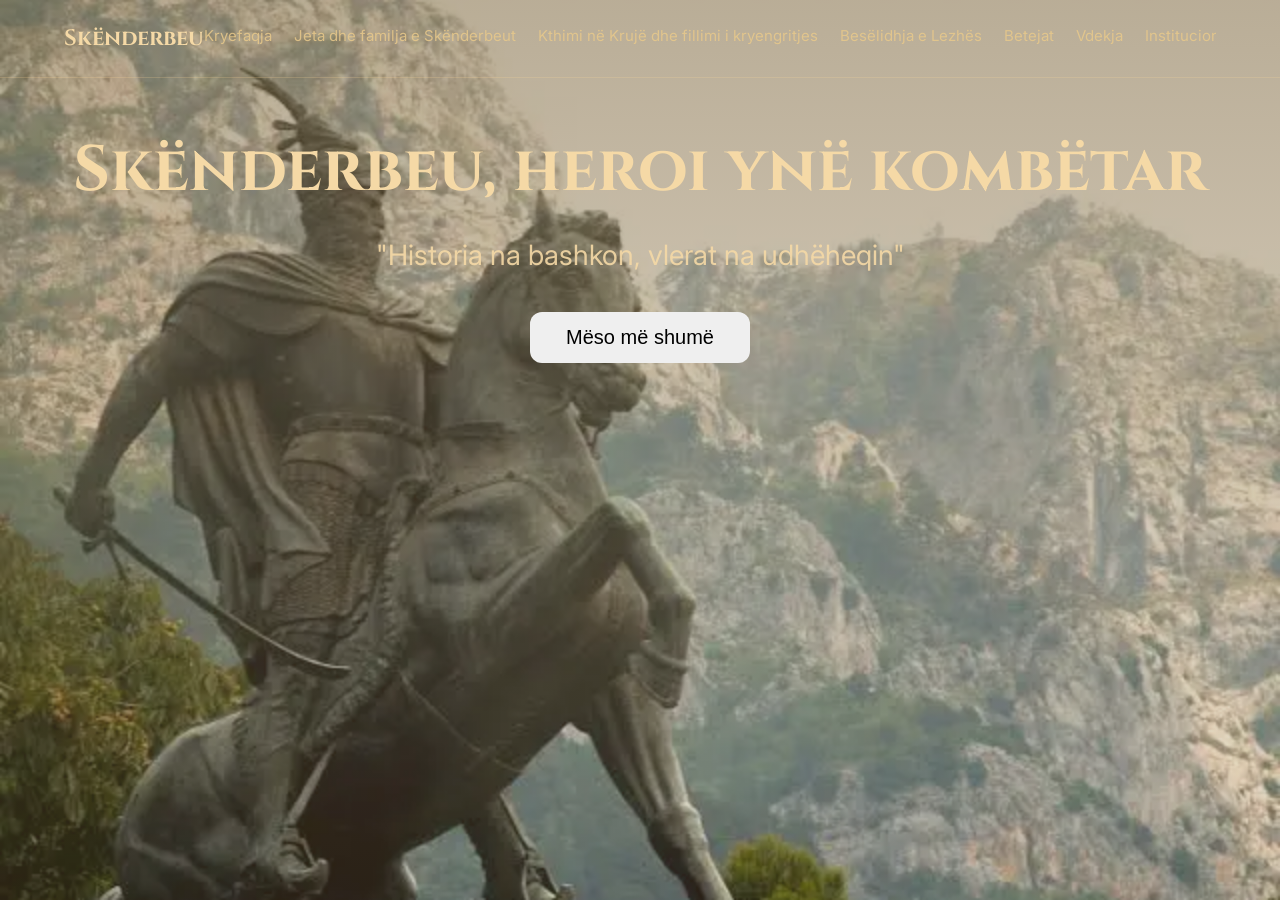
<file: index.html>
<!DOCTYPE html>
<html lang="sq">
<head>
<meta charset="UTF-8">
<meta name="viewport" content="width=device-width, initial-scale=1.0">
<title>Skënderbeu</title>
<link href="https://fonts.googleapis.com/css2?family=Cinzel:wght@500;700&family=Inter:wght@300;400;500&display=swap" rel="stylesheet">
<link rel="stylesheet" href="style.css">
</head>
<body>
<header>
<div class="logo">Skënderbeu</div>
<nav>
    <a href="index.html">Kryefaqja</a>
    <a href="jeta.html">Jeta dhe familja e Skënderbeut</a>
    <a href="kthimi.html">Kthimi në Krujë dhe fillimi i kryengritjes</a>
    <a href="beselidhja.html">Besëlidhja e Lezhës</a>
    <a href="betejat.html">Betejat</a>
    <a href="vdekja.html">Vdekja</a>
    <a href="institucionet.html">Institucionet</a>
    <a href="bibliografia.html">Bibliografia</a>
    <a href="rstkinter.html">Interaktive</a>
    <a href="rstk.html">Multimedia</a>
    <a href="njtprgj.html">Libri Digjital</a>
</nav>
</header>
<section class="hero">
<h1>Skënderbeu, heroi ynë kombëtar</h1>
<p>"Historia na bashkon, vlerat na udhëheqin"</p>

<a href="njtprgj.html"><button>Mëso më shumë</button></a>
</section>
</body>

</html>
</file>
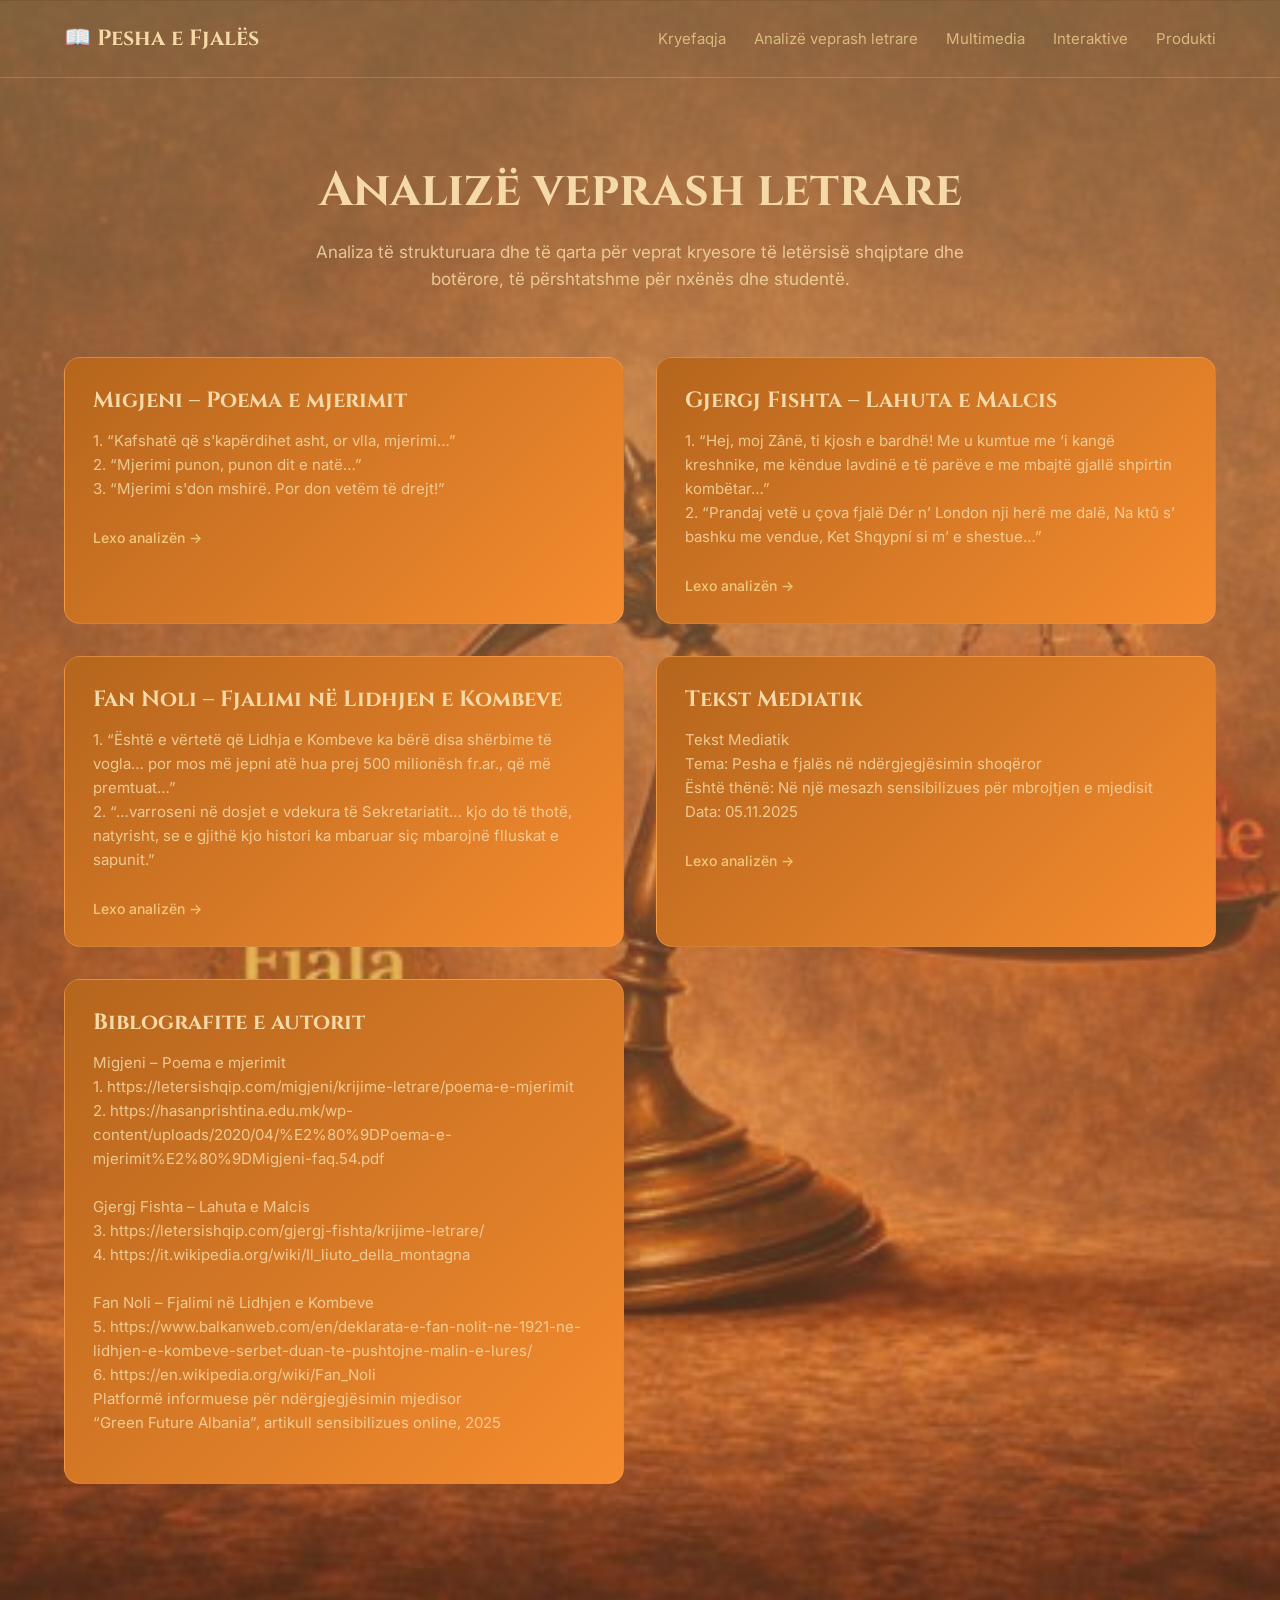
<file: alv.html>
<!DOCTYPE html>
<html lang="sq">
<head>
  <meta charset="UTF-8" />
  <meta name="viewport" content="width=device-width, initial-scale=1.0" />
  <title>Pesha e Fjalës – Analizë veprash letrare</title>

  <!-- Fonts -->
  <link href="https://fonts.googleapis.com/css2?family=Cinzel:wght@500;700&family=Inter:wght@300;400;500&display=swap" rel="stylesheet">

  <style>
    * {
      margin: 0;
      padding: 0;
      box-sizing: border-box;
    }

    body {
      font-family: Inter, sans-serif;
      color: #f5d9a6;
        background:
          linear-gradient(rgba(188, 157, 101, 0.578), rgba(172, 133, 78, 0.244)),
          url("Jan\ 17\,\ 2026\,\ 09_43_19\ PM.png");

      background-size: cover;
      background-position: center;
      min-height: 100vh;
    }

    /* ===== NAVBAR ===== */
    header {
      display: flex;
      justify-content: space-between;
      align-items: center;
      padding: 24px 64px;
      border-bottom: 1px solid rgba(255, 200, 140, 0.25);
    }

    .logo {
      font-family: Cinzel, serif;
      font-size: 22px;
      font-weight: 700;
      display: flex;
      align-items: center;
      gap: 10px;
    }

    nav {
      display: flex;
      gap: 28px;
    }

    nav a {
      text-decoration: none;
      color: #e8c98b;
      font-size: 15px;
      opacity: 0.85;
    }

    nav a:hover {
      opacity: 1;
    }

    /* ===== PAGE CONTENT ===== */
    .analysis-page {
      padding: 80px 64px 120px;
    }

    .analysis-header {
      max-width: 720px;
      margin: 0 auto 64px;
      text-align: center;
    }

    .analysis-header h1 {
      font-family: Cinzel, serif;
      font-size: 48px;
      margin-bottom: 16px;
    }

    .analysis-header p {
      font-size: 17px;
      line-height: 1.6;
      opacity: 0.85;
    }

    /* ===== GRID ===== */
    .analysis-grid {
      display: grid;
      grid-template-columns: repeat(auto-fit, minmax(420px, 1fr));
      gap: 32px;
      max-width: 1600px;
      margin: 0 auto;
    }

    /* ===== CARD ===== */
    .analysis-card {
      background:linear-gradient(135deg,#b5651d,#f68c2f);
      border: 1px solid rgba(255, 190, 120, 0.3);
      border-radius: 16px;
      padding: 28px;
      transition: transform 0.25s ease, border-color 0.25s ease;
      cursor: pointer;
    }

    .analysis-card:hover {
      transform: translateY(-6px);
      border-color: rgba(255, 190, 120, 0.6);
    }

    .analysis-card h3 {
      font-family: Cinzel, serif;
      font-size: 22px;
      margin-bottom: 14px;
    }

    .analysis-card p {
      font-size: 15px;
      line-height: 1.6;
      opacity: 0.85;
      margin-bottom: 20px;
    }

    .analysis-card span {
      font-size: 14px;
      font-weight: 500;
      color: #f2c87c;
    }

    .full-analysis {
      max-height: 0;
      overflow: hidden;
      transition: max-height 0.4s ease, opacity 0.3s ease;
      opacity: 0;
    }

    .analysis-card.expanded .full-analysis {
      max-height: 650px;
      opacity: 1;
    }

    .read-more {
      cursor: pointer;
      display: inline-block;
      margin-top: 8px;
    }


    @media (max-width: 1024px) {
  .analysis-page {
    padding: 60px 32px 100px;
  }

  header {
    padding: 18px 30px;
  }

  .analysis-grid {
    grid-template-columns: 1fr;
  }
}

@media (max-width: 768px) {

  header {
    flex-direction: column;
    gap: 16px;
    align-items: flex-start;
  }

  nav {
    flex-wrap: wrap;
    gap: 12px;
  }

  .analysis-page {
    padding: 50px 20px 90px;
  }

  .analysis-header h1 {
    font-size: 40px;
  }

  .analysis-card {
    padding: 22px;
  }
}

@media (max-width: 480px) {

  .analysis-header h1 {
    font-size: 32px;
  }

  .analysis-header p {
    font-size: 15px;
  }

  .analysis-card h3 {
    font-size: 18px;
  }

  .analysis-card p {
    font-size: 14px;
  }

  .analysis-card {
    padding: 18px;
  }

  .read-more {
    font-size: 13px;
  }
}

.analysis-card.expanded {
  border-color: rgba(255, 200, 140, 0.8);
}

  </style>
</head>


<body>

  <!-- NAVBAR -->
  <header>
    <div class="logo">📖 Pesha e Fjalës</div>
    <nav>
    <a href="index.html">Kryefaqja</a>
    <a href="alv.html">Analizë veprash letrare</a>
    <a href="rstk.html">Multimedia</a>
    <a href="rstkinter.html">Interaktive</a>
    <a href="njtprgj.html">Produkti</a>
    </nav>
  </header>

  <!-- PAGE CONTENT -->
  <section class="analysis-page">

    <div class="analysis-header">
      <h1>Analizë veprash letrare</h1>
      <p>
        Analiza të strukturuara dhe të qarta për veprat kryesore të letërsisë
        shqiptare dhe botërore, të përshtatshme për nxënës dhe studentë.
      </p>
    </div>

    <div class="analysis-grid">

      <div class="analysis-card">
        <h3>Migjeni – Poema e mjerimit</h3>

        <p class="preview">
          1. “Kafshatë që s'kapërdihet asht, or vlla, mjerimi…”
          <br>2. “Mjerimi punon, punon dit e natë…”
          <br>3. “Mjerimi s'don mshirë. Por don vetëm të drejt!”
        </p>

        <!-- PJESA E FSHEHUR -->
        <div class="full-analysis">
          <p>
            Fragmenti i parë tregon dhimbjen dhe shtypjen që njerëzit përjetojnë në jetën e përditshme; fjala është e frikshme dhe e rëndë, duke krijuar një ndjenjë të pamundur për t’u kapërcyer.
            <br>Fragmenti i dytë paraqet padrejtësinë ekonomike dhe shfrytëzimin social; thekson vuajtjen e vazhdueshme dhe dhunën që shoqëria ushtron mbi individin.
            <br>Fragmenti i tretë, megjithatë, shfaq një përpjekje për drejtësi; këtu fjala është kritike dhe drejtësuese, duke nxitur reagim dhe ndërgjegjësim për ndryshim.

          </p>
        </div>

        <span class="read-more">Lexo analizën →</span>
      </div>


      <div class="analysis-card">
        <h3>Gjergj Fishta – Lahuta e Malcis</h3>

        <p class="preview">
          1.	“Hej, moj Zânë, ti kjosh e bardhë! Me u kumtue me ‘i kangë kreshnike, me këndue lavdinë e të parëve e me mbajtë gjallë shpirtin kombëtar…”
          <br>2.	“Prandaj vetë u çova fjalë Dér n’ London nji herë me dalë, Na ktû s’ bashku me vendue, Ket Shqypní si m’ e shestue…”

        </p>

        <!-- PJESA E FSHEHUR -->
        <div class="full-analysis">
          <p>
            Fragmenti i parë është ndërtues dhe frymëzues; përdorimi i fjalës promovon heroizmin shqiptar dhe ndjenjën e krenarisë kombëtare.
            <br>Fragmenti i dytë tregon përdorimin e fjalës për organizim dhe mbrojtje të kombit; fjala këtu nxit drejtësi, vendosmëri dhe ndjenjën e vetëvendosjes.


          </p>
        </div>

        <span class="read-more">Lexo analizën →</span>
      </div>

      <div class="analysis-card">
        <h3>Fan Noli – Fjalimi në Lidhjen e Kombeve</h3>

        <p class="preview">
          1.	“Është e vërtetë që Lidhja e Kombeve ka bërë disa shërbime të vogla… por mos më jepni atë hua prej 500 milionësh fr.ar., që më premtuat…”
          <br>2.	“…varroseni në dosjet e vdekura të Sekretariatit… kjo do të thotë, natyrisht, se e gjithë kjo histori ka mbaruar siç mbarojnë flluskat e sapunit.”


        </p>

        <!-- PJESA E FSHEHUR -->
        <div class="full-analysis">
          <p>
            Fragmenti i parë përdor gjuhën kritike dhe të mençur për të denoncuar padrejtësinë ndërkombëtare; fjala shërben si instrument për drejtësi dhe kërkesë zgjidhjesh.
            <br>Fragmenti i dytë është ironik dhe i fuqishëm; tregon mungesën e përgjegjësisë dhe dhunën burokratike, duke nxitur reflektim dhe ndërgjegjësim.
          </p>
        </div>

        <span class="read-more">Lexo analizën →</span>
      </div>


      <div class="analysis-card">
        <h3>Tekst Mediatik</h3>

        <p class="preview">
           Tekst Mediatik
            <br>Tema: Pesha e fjalës në ndërgjegjësimin shoqëror
            <br>Është thënë: Në një mesazh sensibilizues për mbrojtjen e mjedisit
            <br>Data: 05.11.2025

        </p>

        <!-- PJESA E FSHEHUR -->
        <div class="full-analysis">
          <p>
            “Fjala ka fuqi të ndërtojë ose të shkatërrojë. Kur flasim për mjedisin, çdo fjalë e thënë me përgjegjësi ndihmon në ndërgjegjësimin e shoqërisë, ndërsa fjalët e thëna pa kujdes nxisin indiferencë. Një mesazh i qartë dhe i ndershëm mund të ndryshojë sjelljen e njerëzve dhe të kthejë kujdesin ndaj natyrës në veprim konkret.”
            <br>
            <br>Shpjegimi i gjuhës së përdorur dhe lidhja me “Peshën e fjalës”
            <br>
            <br>Gjuha e përdorur në këtë tekst është e qetë, e drejtpërdrejtë dhe ndërgjegjësuese. Fjalët janë zgjedhur me kujdes për të treguar se komunikimi ka ndikim të madh në mënyrën se si njerëzit mendojnë dhe veprojnë. Teksti thekson se fjala nuk është vetëm mjet informimi, por edhe përgjegjësi morale. Kjo lidhet drejtpërdrejt me konceptin “pesha e fjalës”, sepse tregon se fjalët e përdorura me kujdes mund të ndikojnë pozitivisht në shoqëri, ndërsa fjalët e pavlerësuara humbin fuqinë e tyre dhe dëmtojnë mesazhin.
          </p>
        </div>

        <span class="read-more">Lexo analizën →</span>
        </div>


      <div class="analysis-card">
        <h3>Biblografite e autorit</h3>

        <p class="preview">
            Migjeni – Poema e mjerimit
            <br>1. https://letersishqip.com/migjeni/krijime-letrare/poema-e-mjerimit
            <br>2. https://hasanprishtina.edu.mk/wp-content/uploads/2020/04/%E2%80%9DPoema-e-mjerimit%E2%80%9DMigjeni-faq.54.pdf
            <br>
            <br>Gjergj Fishta – Lahuta e Malcis
            <br>3. https://letersishqip.com/gjergj-fishta/krijime-letrare/
            <br>4. https://it.wikipedia.org/wiki/Il_liuto_della_montagna
            <br>
            <br>Fan Noli – Fjalimi në Lidhjen e Kombeve
            <br>5. https://www.balkanweb.com/en/deklarata-e-fan-nolit-ne-1921-ne-lidhjen-e-kombeve-serbet-duan-te-pushtojne-malin-e-lures/
            <br>6. https://en.wikipedia.org/wiki/Fan_Noli
            <br>Platformë informuese për ndërgjegjësimin mjedisor
            <br>“Green Future Albania”, artikull sensibilizues online, 2025

        </p>

        <!-- PJESA E FSHEHUR -->
        <div class="full-analysis">
          <p>
            “Tenxheret politike dhe mediatike po bubullojnë dhe po bëjnë aq shumë zhurmë, sa duket sikur jo Shqipëria është ftuar në tryezën e paqes të Presidentit Trump, por një vend armik i Shqipërisë!... GËNJESHTËR që Shqipëria do të paguajë 1 miliard euro. GËNJESHTËR që palestinezët do të vijnë në Shqipëri. GËNJESHTËR… E vërteta është shumë e thjeshtë… Tenxheret politike dhe mediatike të Parlamentit tonë janë vetëm kanaçe të zhurmshme të Shqipërisë së vjetër.”
            <br><br><br>Kjo gjuhë mund të konsiderohet kritike dhe konfliktuale ndaj mediave, sepse nënkupton se disa media po përhapin informacione të gabuara apo të ekzagjeruara. Kjo është një formë komunikimi që politikanët herë-herë përdorin për të delegjitimuar kritikat dhe për të mbrojtur pozicionin e tyre, duke e paraqitur vetë si objekt të sulmeve jo të bazuara.

          </p>
        </div>
      </div>
    </div>
  </div>
  </section>

</body>
<script>
  document.querySelectorAll(".read-more").forEach(button => {
    button.addEventListener("click", () => {
      const card = button.closest(".analysis-card");
      card.classList.toggle("expanded");

      button.textContent = card.classList.contains("expanded")
        ? "Mbyll analizën ←"
        : "Lexo analizën →";
    });
  });
</script>
</html>
</file>
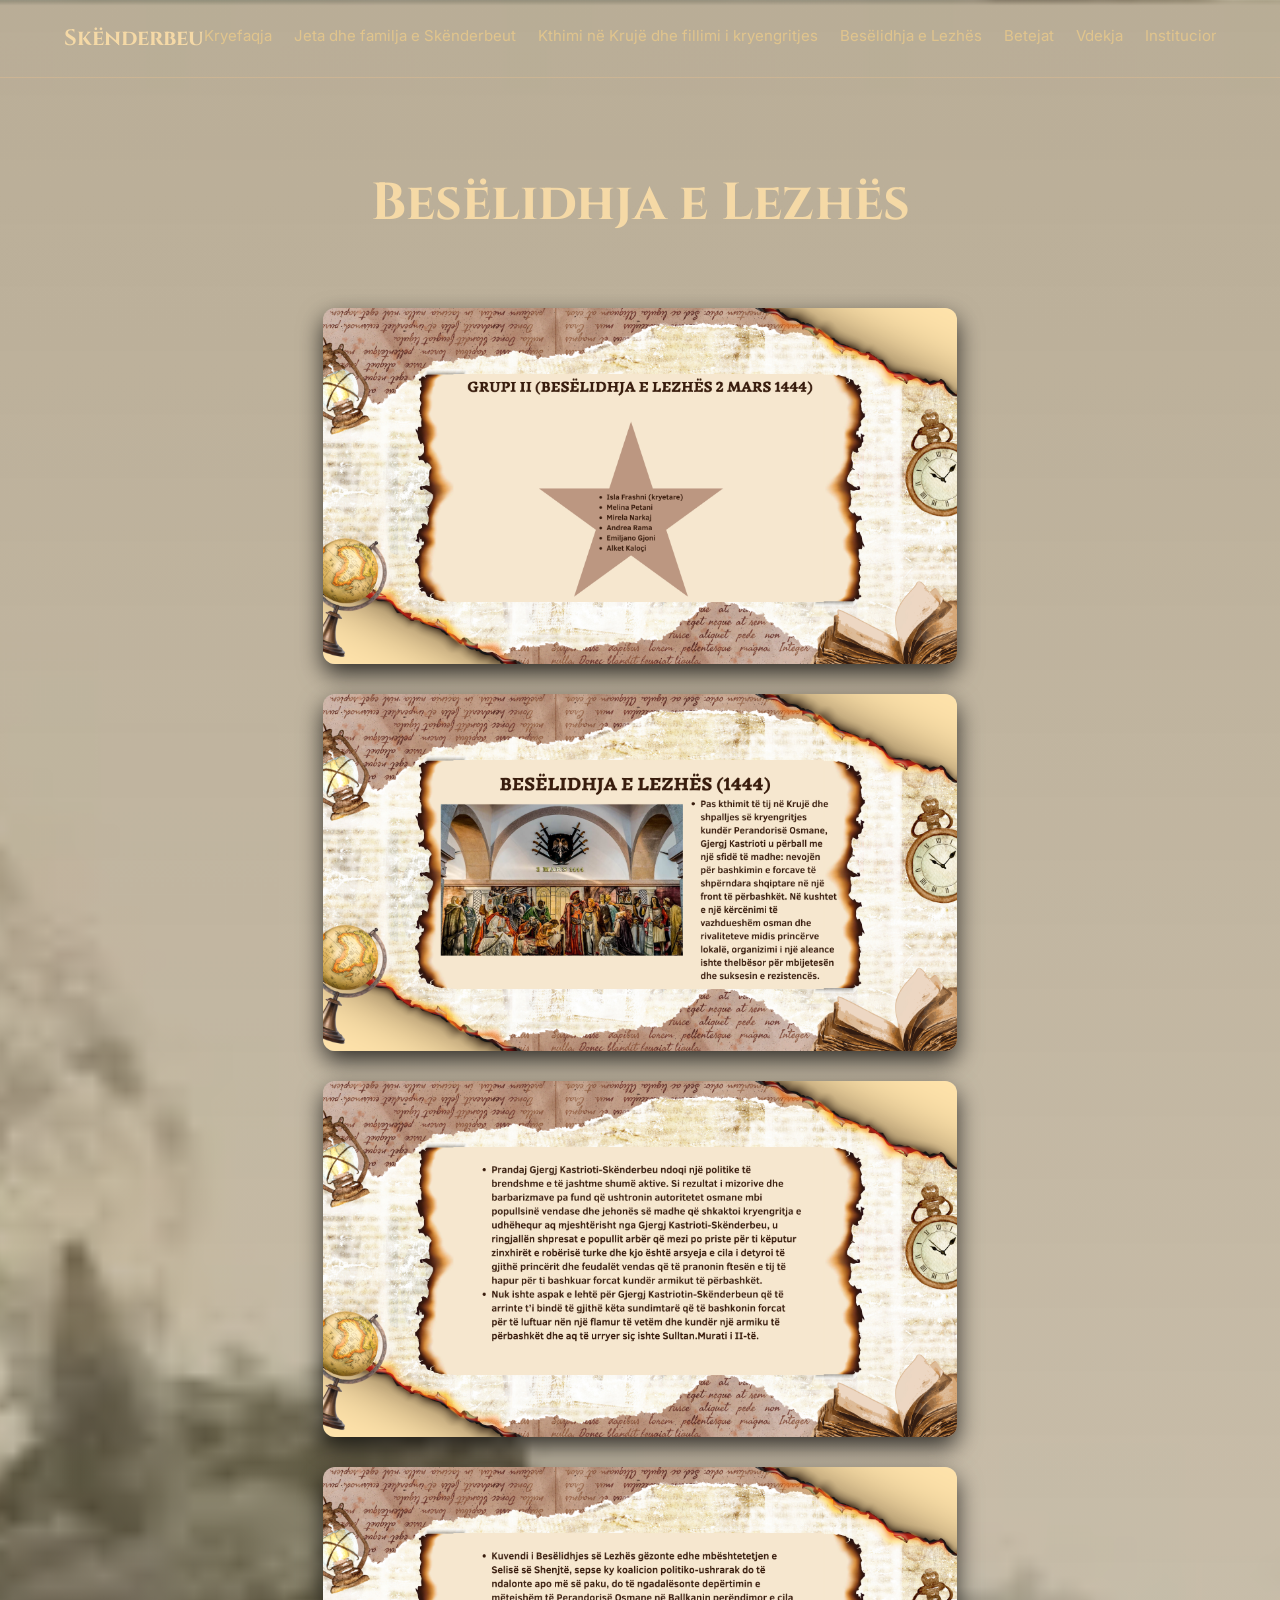
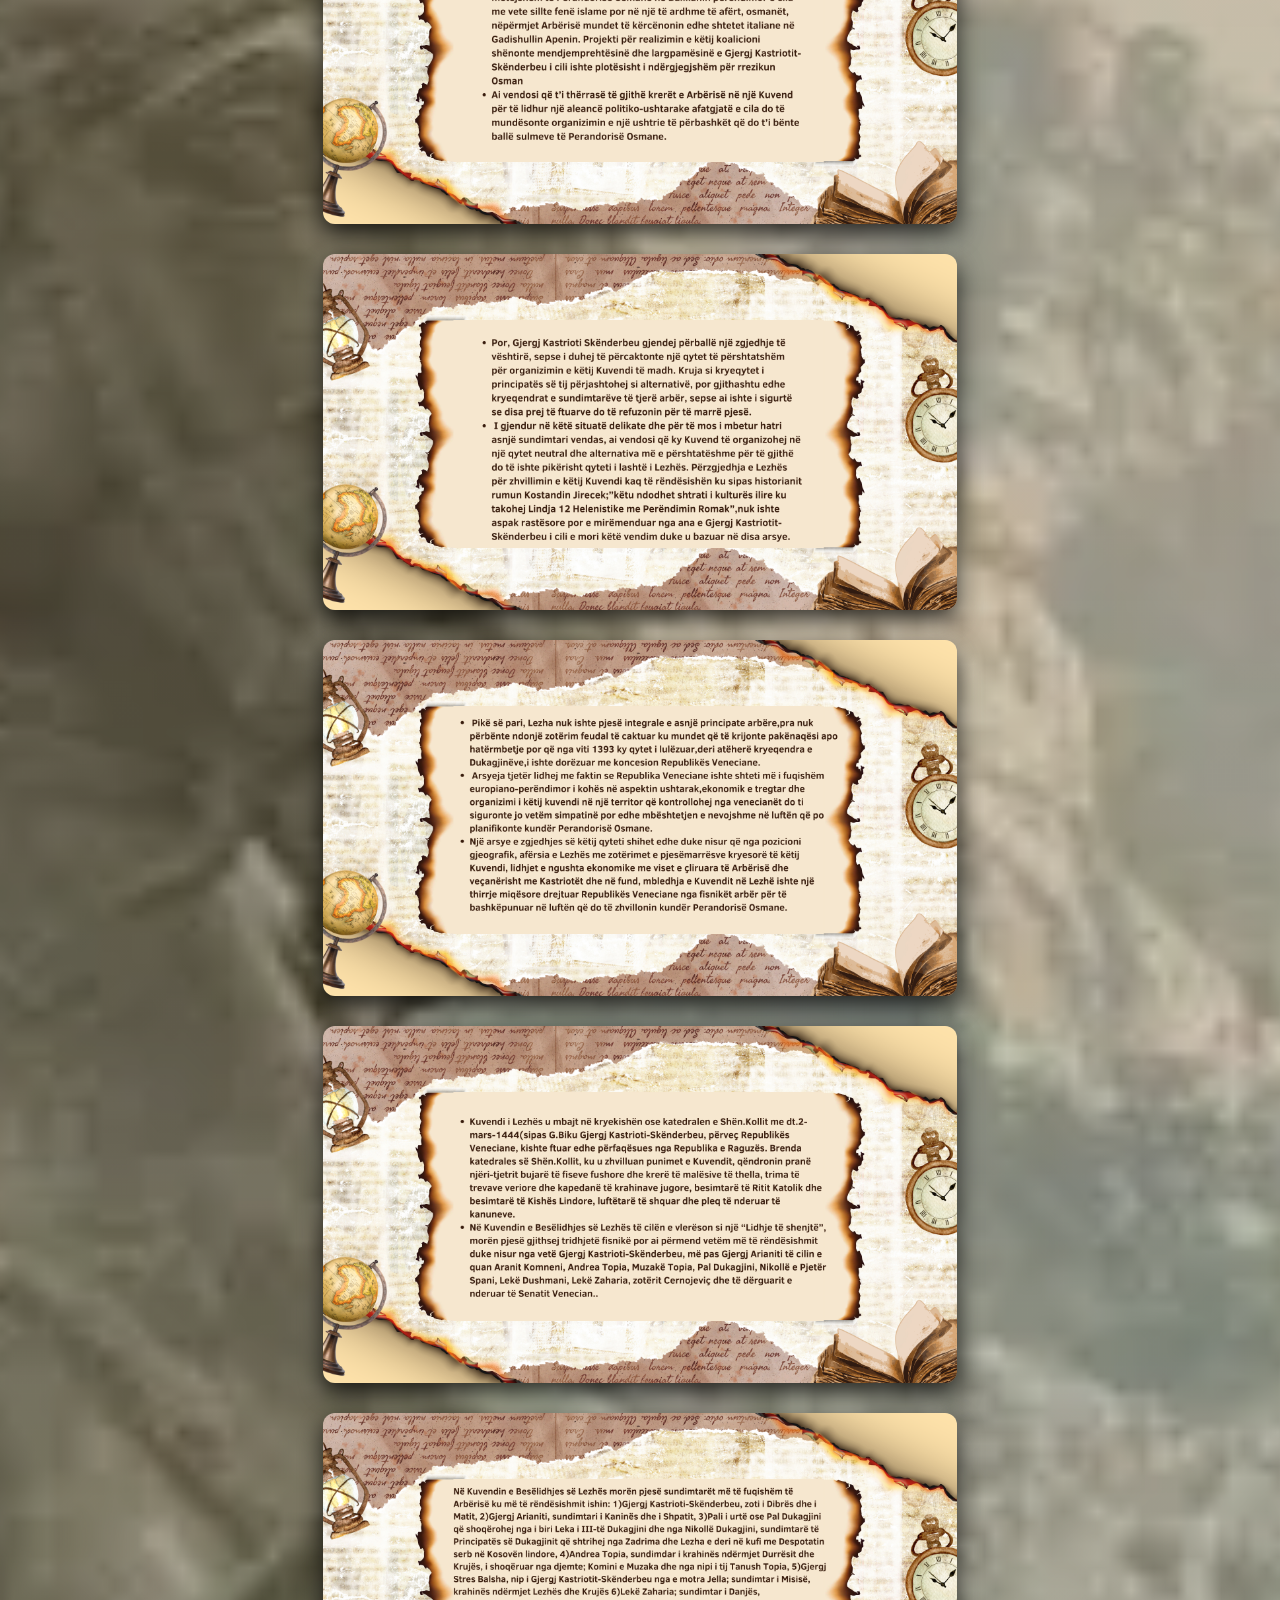
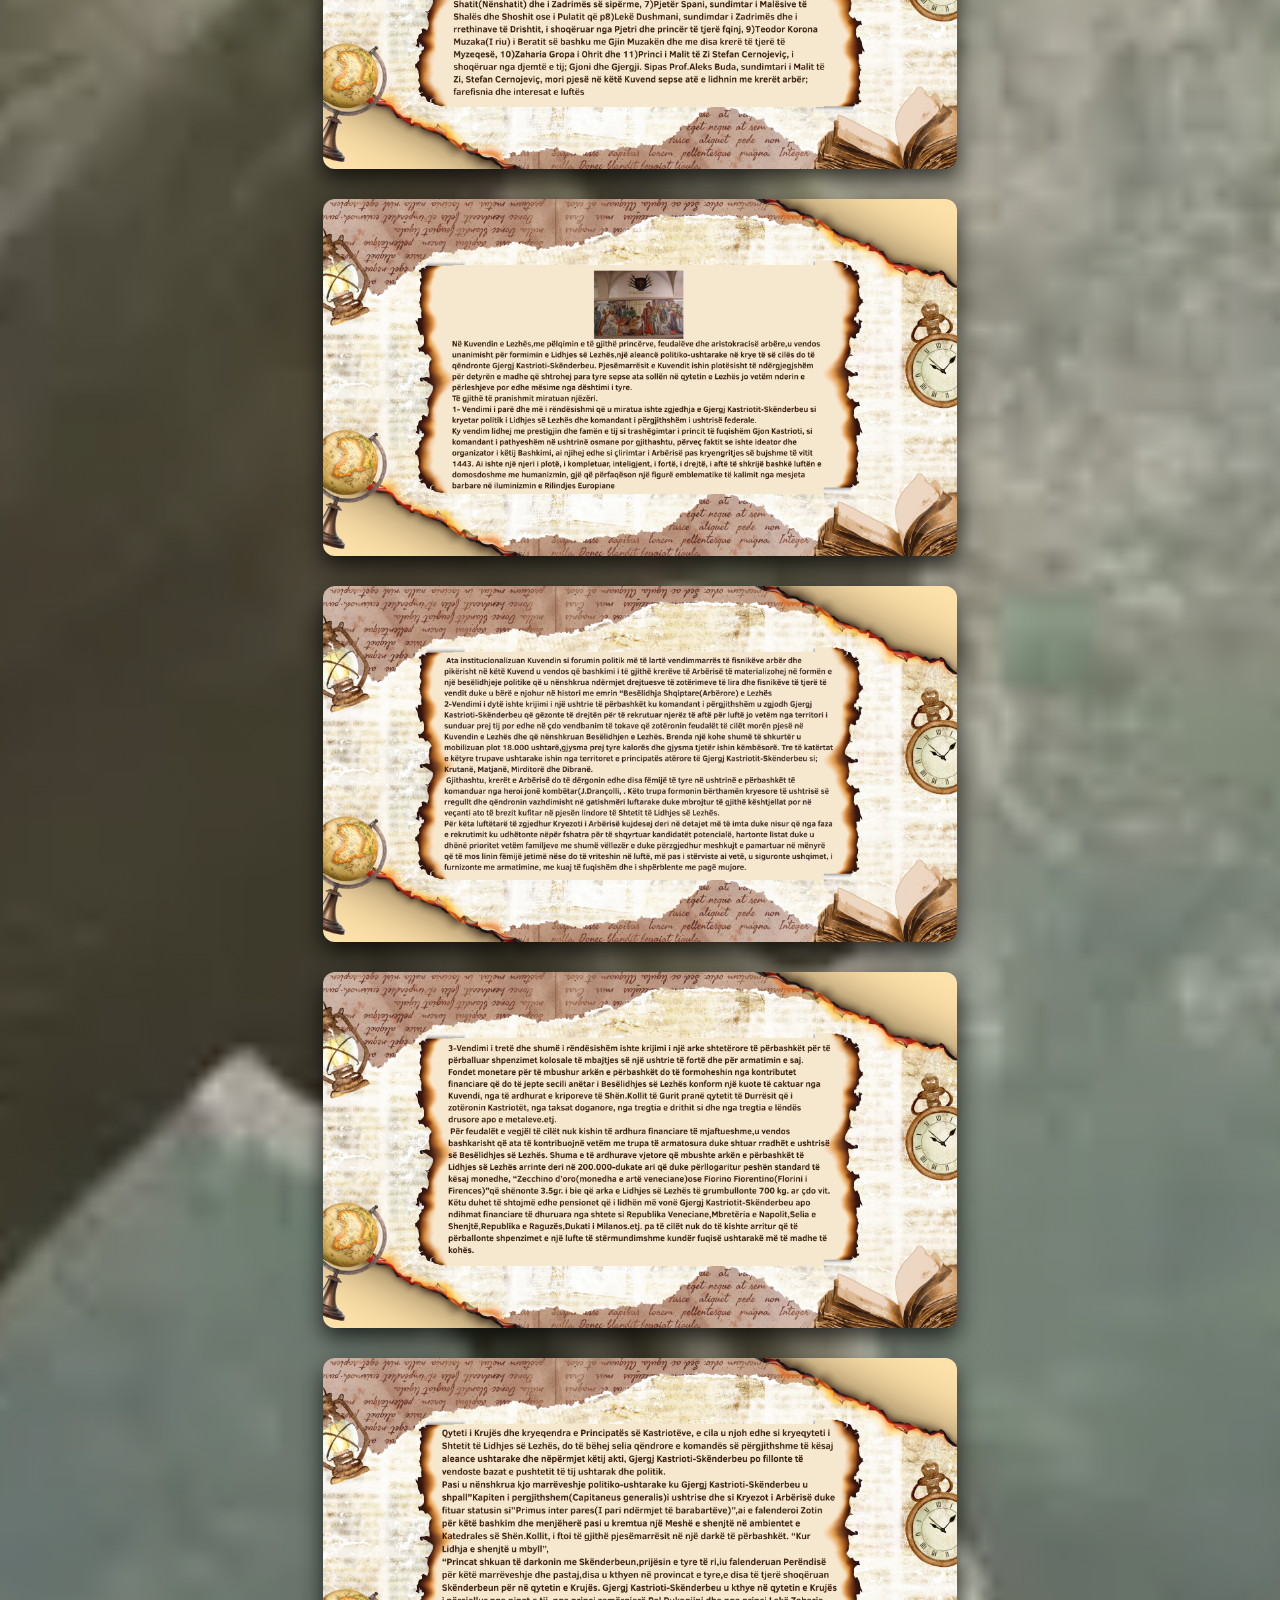
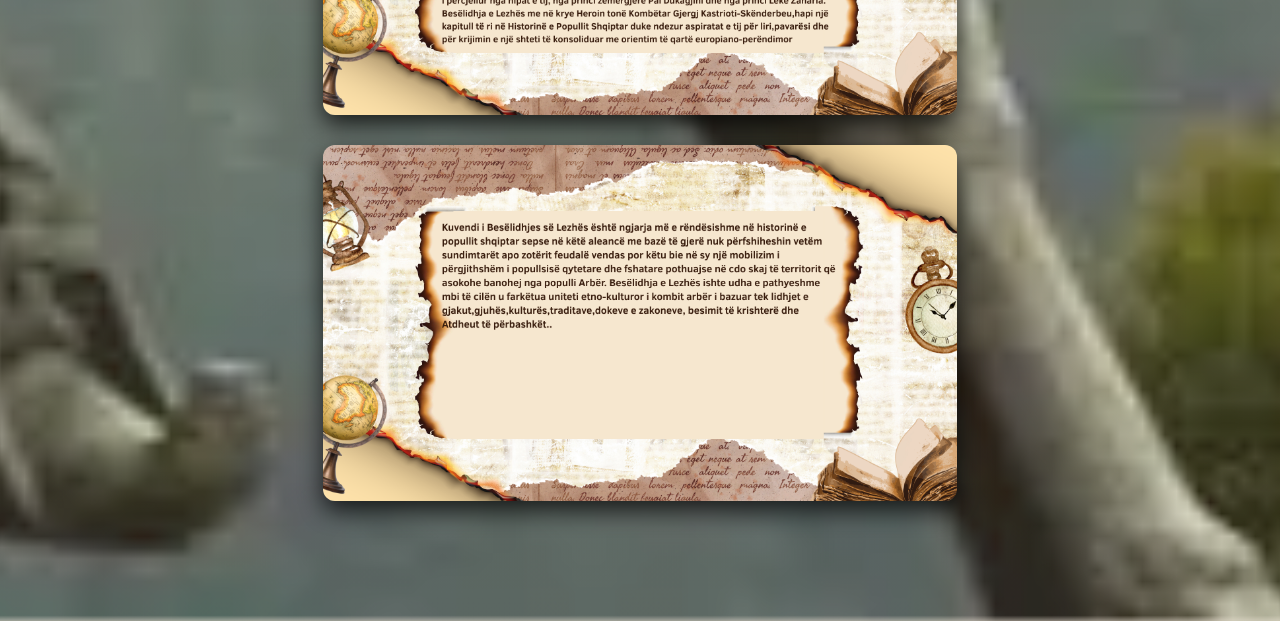
<file: beselidhja.html>
<!DOCTYPE html>
<html lang="sq">
<head>
  <meta charset="UTF-8" />
  <meta name="viewport" content="width=device-width, initial-scale=1.0" />
  <title>Besëlidhja e Lezhës</title>

  <!-- Fonts -->
  <link href="https://fonts.googleapis.com/css2?family=Cinzel:wght@500;700&family=Inter:wght@300;400;500&display=swap" rel="stylesheet">

  <style>
    * {
      margin: 0;
      padding: 0;
      box-sizing: border-box;
    }

    body {
      font-family: Inter, sans-serif;
      color: #f5d9a6;
        background:
          linear-gradient(rgba(134, 113, 74, 0.578), rgba(172, 133, 78, 0.244)),
          url("background.jpg");

      background-size: cover;
      background-position: center;
      min-height: 100vh;
    }

    /* ===== NAVBAR ===== */
    header {
      display: flex;
      justify-content: space-between;
      align-items: center;
      padding: 24px 64px;
      border-bottom: 1px solid rgba(255, 200, 140, 0.25);
    }

    .logo {
      font-family: Cinzel, serif;
      font-size: 22px;
      font-weight: 700;
      display: flex;
      align-items: center;
      gap: 10px;
    }

    nav {
      display: flex;
      gap: 28px;
    }

    nav a {
      text-decoration: none;
      color: #e8c98b;
      font-size: 15px;
      opacity: 0.85;
    }

    nav a:hover {
      opacity: 1;
    }

    /* ===== PAGE ===== */
    .cases-page {
      padding: 90px 64px 120px;
    }

    .cases-header {
      max-width: 760px;
      margin: 0 auto 70px;
      text-align: center;
    }

    .cases-header h1 {
      font-family: Cinzel, serif;
      font-size: 52px;
      margin-bottom: 18px;
    }

    .cases-header p {
      font-size: 17px;
      line-height: 1.7;
      opacity: 0.85;
    }

    /* ===== GRID ===== */
    .cases-grid {
      display: grid;
      grid-template-columns: repeat(auto-fit, minmax(300px, 1fr));
      gap: 36px;
      max-width: 1200px;
      margin: 0 auto;
    }

    /* ===== CARD ===== */
    .case-card {
      background: rgba(32, 16, 8, 0.9);
      border: 1px solid rgba(255, 190, 120, 0.3);
      border-radius: 18px;
      padding: 32px;
      transition: transform 0.25s ease, border-color 0.25s ease;
    }

    .case-card:hover {
      transform: translateY(-6px);
      border-color: rgba(255, 190, 120, 0.6);
    }

    .case-tag {
      font-size: 12px;
      letter-spacing: 1px;
      text-transform: uppercase;
      color: #f2c87c;
      margin-bottom: 12px;
      display: inline-block;
    }

    .case-card h3 {
      font-family: Cinzel, serif;
      font-size: 22px;
      margin-bottom: 14px;
    }

    .case-card p {
      font-size: 15px;
      line-height: 1.65;
      opacity: 0.85;
      margin-bottom: 22px;
    }

    .case-card span {
      font-size: 14px;
      font-weight: 500;
      color: #f2c87c;
    }

    /* ===== VIDEO SECTION ===== */
.video-section {
  max-width: 800px;
  margin: 0 auto;
  display: flex;
  flex-direction: column;
  gap: 50px;
  align-items: center;
}

.video-box {
  width: 50%;
  background: rgba(32, 16, 8, 0.85);
  border: 1px solid rgba(255, 190, 120, 0.35);
  border-radius: 18px;
  padding: 18px;
  box-shadow: 0 20px 40px rgba(0, 0, 0, 0.45);
}

.video-box video {
  width: 100%;
  border-radius: 14px;
}

.video-caption {
  margin-top: 14px;
  font-size: 14px;
  color: #f2c87c;
  text-align: center;
  opacity: 0.85;
}
.chart-wrapper {
  display: flex;
  justify-content: center;
  align-items: center;
  margin-top: 30px;        /* e bën më të largët nga teksti */
}

.chart-wrapper img {
  width: 55%;              /* e bën më të vogël */
  max-width: 700px;        /* nuk e bën shumë të madhe në desktop */
  filter: brightness(1); /* e errëson imazhin */
  border-radius: 12px;     /* e bën më bukur */
  box-shadow: 0 10px 25px rgba(0, 0, 0, 0.749);
}
.chart-wrapper {
  display: flex;
  justify-content: center;
  align-items: center;
  margin-top: 30px;        /* e bën më të largët nga teksti */
}

.chart-wrapper img {
  width: 55%;              /* e bën më të vogël */
  max-width: 700px;        /* nuk e bën shumë të madhe në desktop */
  filter: brightness(1); /* e errëson imazhin */
  border-radius: 12px;     /* e bën më bukur */
  box-shadow: 0 10px 25px rgba(0, 0, 0, 0.749);
}

    /* ===== RESPONSIVE ===== */
    @media (max-width: 768px) {

  header {
    flex-direction: column;
    align-items: flex-start;
    gap: 10px;
    padding: 16px 20px;
  }

  body {
    background-size: cover;
    background-position: center top;
    background-attachment: scroll;
  }

  .cases-page {
    padding: 60px 20px 90px;
  }

  .cases-header h1 {
    font-size: 36px;
  }

}
nav {
  display: flex;
  gap: 22px;
  overflow-x: auto;
  white-space: nowrap;
  width: 100%;
  padding-bottom: 6px;
}

nav::-webkit-scrollbar {
  display: none;
}

nav a {
  flex: 0 0 auto;
}
  </style>
</head>

<body>

  <!-- NAVBAR -->
  <header>
    <div class="logo">Skënderbeu</div>
    <nav>
    <a href="index.html">Kryefaqja</a>
    <a href="jeta.html">Jeta dhe familja e Skënderbeut</a>
    <a href="kthimi.html">Kthimi në Krujë dhe fillimi i kryengritjes</a>
    <a href="beselidhja.html">Besëlidhja e Lezhës</a>
    <a href="betejat.html">Betejat</a>
    <a href="vdekja.html">Vdekja</a>
    <a href="institucionet.html">Institucionet</a>
    <a href="bibliografia.html">Bibliografia</a>
    <a href="rstkinter.html">Interaktive</a>
    <a href="rstk.html">Multimedia</a>
    <a href="njtprgj.html">Libri Digjital</a>
    </nav>
  </header>

  <!-- PAGE CONTENT -->
  <section class="cases-page">
    <div class="cases-header">
      <h1>Besëlidhja e Lezhës</h1>
    </div>

  <div class="chart-wrapper">
    <img src="beslidhja imazhe/18.png" alt="">
  </div>
  <div class="chart-wrapper">
    <img src="beslidhja imazhe/19.png" alt="">
  </div>
  <div class="chart-wrapper">
    <img src="beslidhja imazhe/20.png" alt="">
  </div>
  <div class="chart-wrapper">
    <img src="beslidhja imazhe/21.png" alt="">
  </div>
  <div class="chart-wrapper">
    <img src="beslidhja imazhe/22.png" alt="">
  </div>
  <div class="chart-wrapper">
    <img src="beslidhja imazhe/23.png" alt="">
  </div>
  <div class="chart-wrapper">
    <img src="beslidhja imazhe/24.png" alt="">
  </div>
  <div class="chart-wrapper">
    <img src="beslidhja imazhe/25.png" alt="">
  </div>
  <div class="chart-wrapper">
    <img src="beslidhja imazhe/26.png" alt="">
  </div>
  <div class="chart-wrapper">
    <img src="beslidhja imazhe/27.png" alt="">
  </div>
  <div class="chart-wrapper">
    <img src="beslidhja imazhe/28.png" alt="">
  </div>
  <div class="chart-wrapper">
    <img src="beslidhja imazhe/29.png" alt="">
  </div>
  <div class="chart-wrapper">
    <img src="beslidhja imazhe/31.png" alt="">
  </div>
  


</div>


    
  </section>

</body>
</html>
</file>
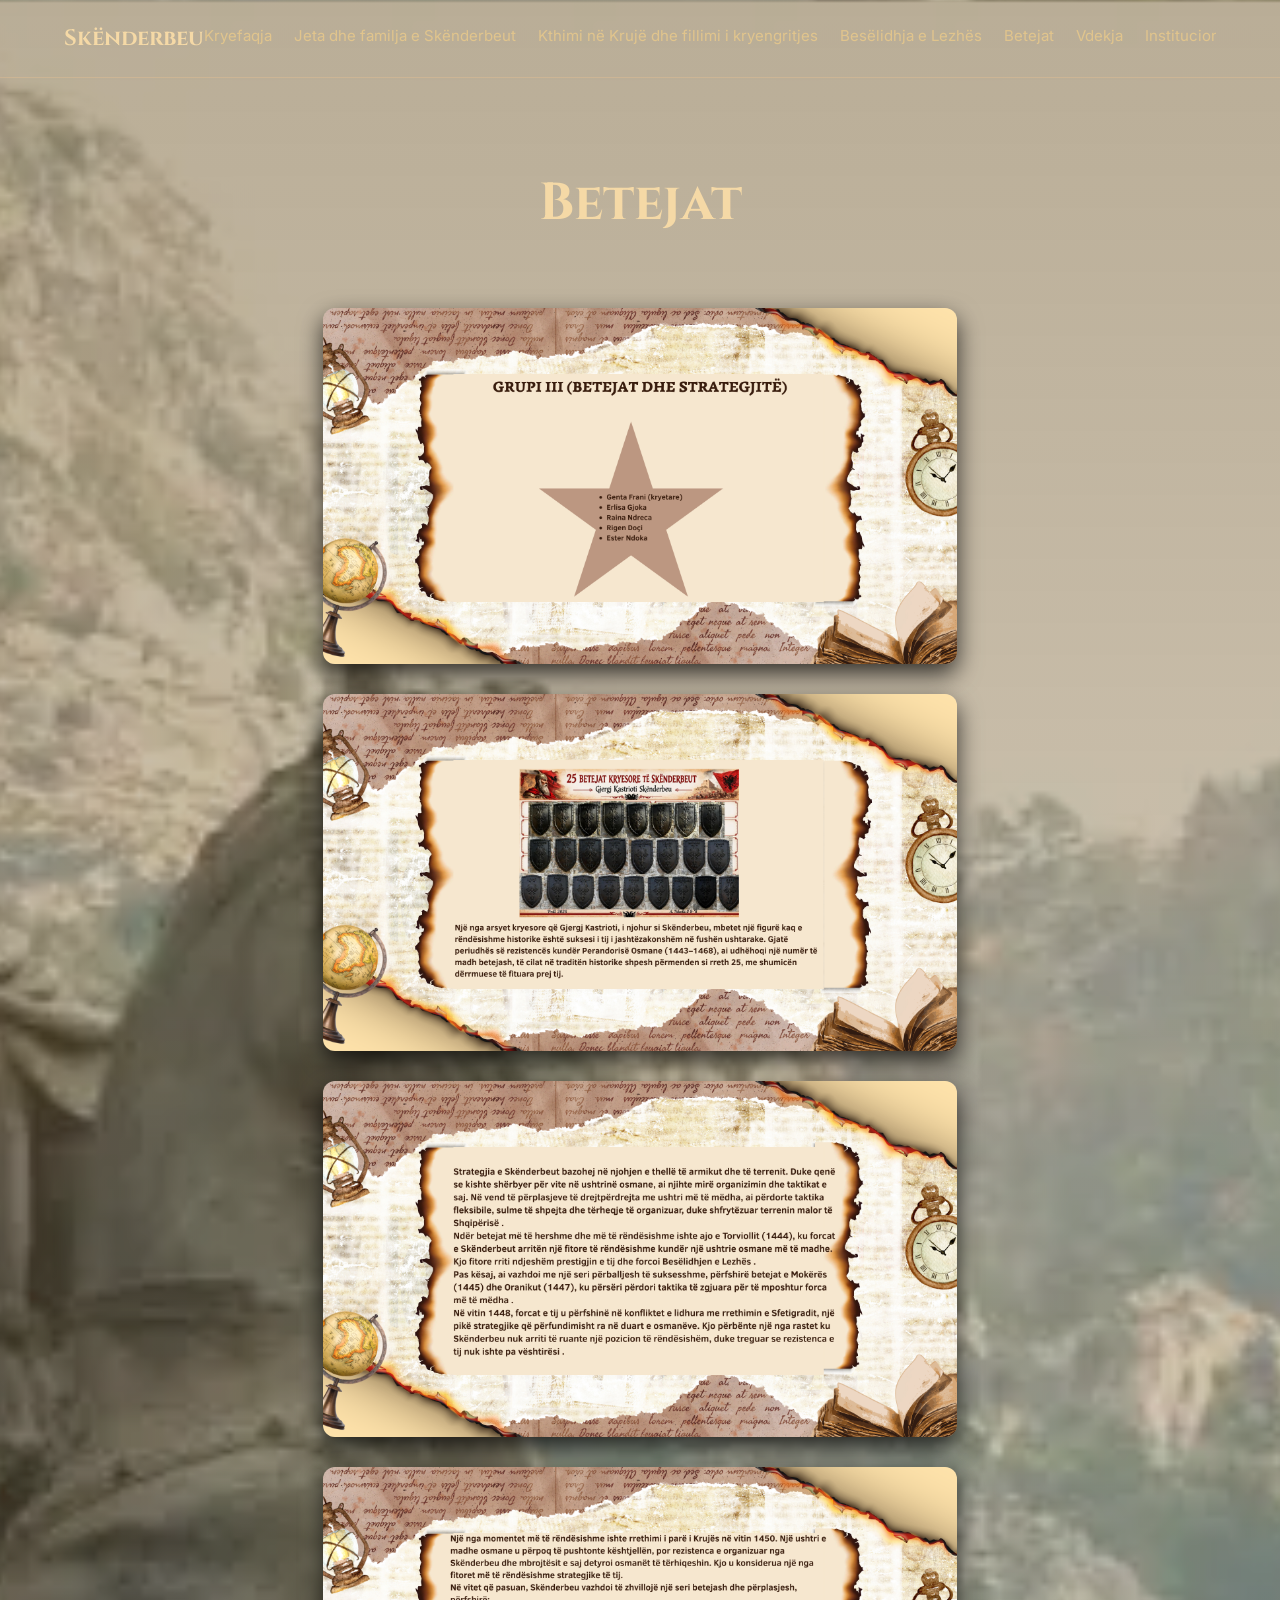
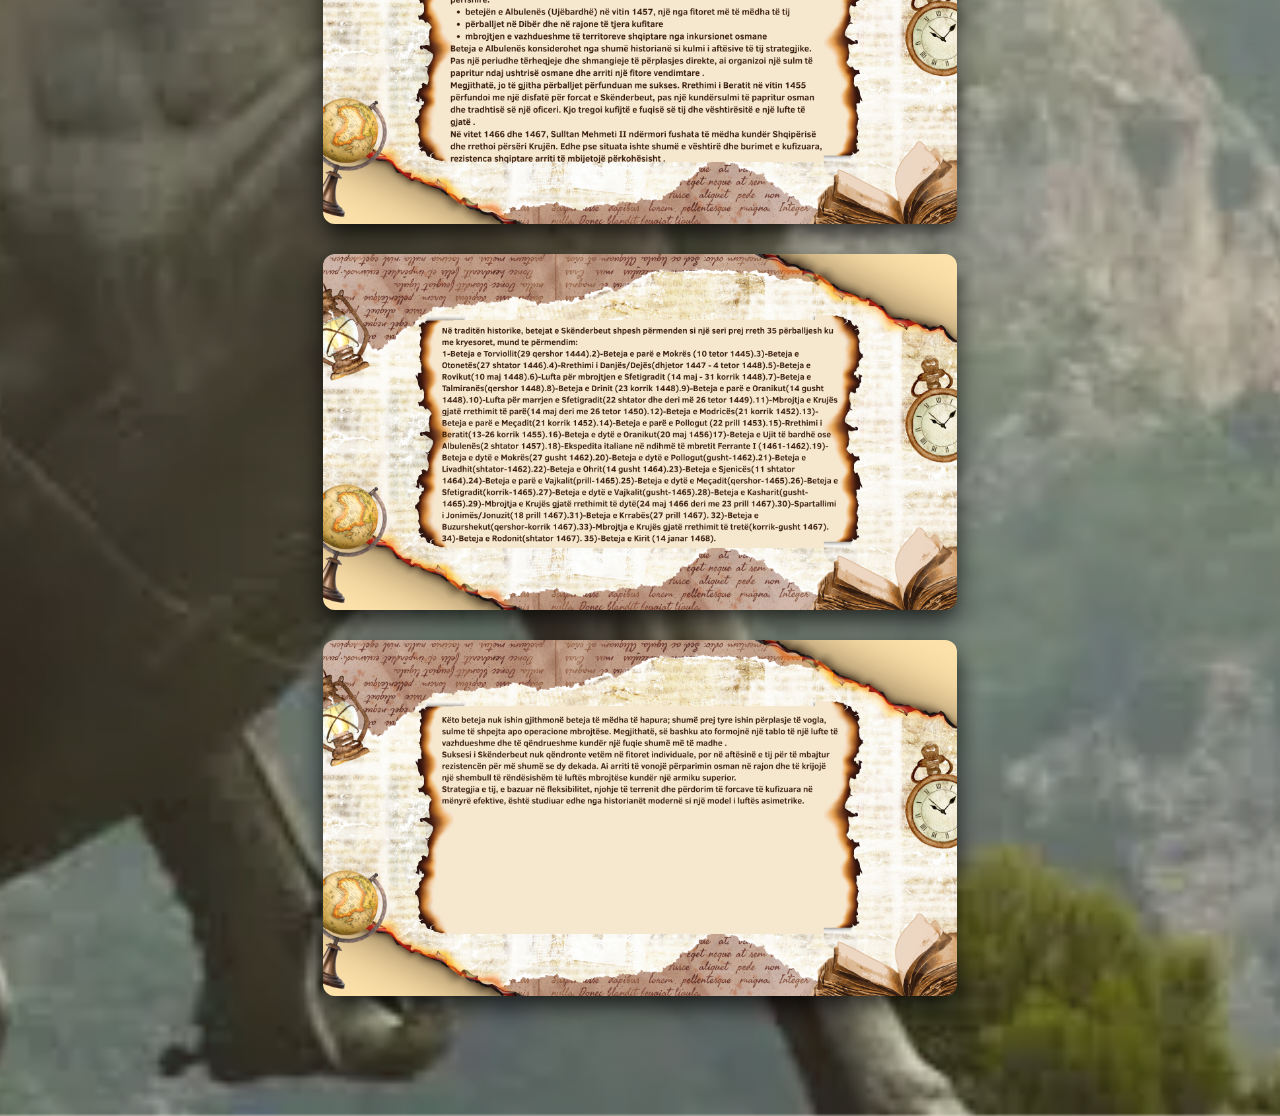
<file: betejat.html>
<!DOCTYPE html>
<html lang="sq">
<head>
  <meta charset="UTF-8" />
  <meta name="viewport" content="width=device-width, initial-scale=1.0" />
  <title>Betejat</title>

  <!-- Fonts -->
  <link href="https://fonts.googleapis.com/css2?family=Cinzel:wght@500;700&family=Inter:wght@300;400;500&display=swap" rel="stylesheet">

  <style>
    * {
      margin: 0;
      padding: 0;
      box-sizing: border-box;
    }

    body {
      font-family: Inter, sans-serif;
      color: #f5d9a6;
        background:
          linear-gradient(rgba(134, 113, 74, 0.578), rgba(172, 133, 78, 0.244)),
          url("background.jpg");

      background-size: cover;
      background-position: center;
      min-height: 100vh;
    }

    /* ===== NAVBAR ===== */
    header {
      display: flex;
      justify-content: space-between;
      align-items: center;
      padding: 24px 64px;
      border-bottom: 1px solid rgba(255, 200, 140, 0.25);
    }

    .logo {
      font-family: Cinzel, serif;
      font-size: 22px;
      font-weight: 700;
      display: flex;
      align-items: center;
      gap: 10px;
    }

    nav {
      display: flex;
      gap: 28px;
    }

    nav a {
      text-decoration: none;
      color: #e8c98b;
      font-size: 15px;
      opacity: 0.85;
    }

    nav a:hover {
      opacity: 1;
    }

    /* ===== PAGE ===== */
    .cases-page {
      padding: 90px 64px 120px;
    }

    .cases-header {
      max-width: 760px;
      margin: 0 auto 70px;
      text-align: center;
    }

    .cases-header h1 {
      font-family: Cinzel, serif;
      font-size: 52px;
      margin-bottom: 18px;
    }

    .cases-header p {
      font-size: 17px;
      line-height: 1.7;
      opacity: 0.85;
    }

    /* ===== GRID ===== */
    .cases-grid {
      display: grid;
      grid-template-columns: repeat(auto-fit, minmax(300px, 1fr));
      gap: 36px;
      max-width: 1200px;
      margin: 0 auto;
    }

    /* ===== CARD ===== */
    .case-card {
      background: rgba(32, 16, 8, 0.9);
      border: 1px solid rgba(255, 190, 120, 0.3);
      border-radius: 18px;
      padding: 32px;
      transition: transform 0.25s ease, border-color 0.25s ease;
    }

    .case-card:hover {
      transform: translateY(-6px);
      border-color: rgba(255, 190, 120, 0.6);
    }

    .case-tag {
      font-size: 12px;
      letter-spacing: 1px;
      text-transform: uppercase;
      color: #f2c87c;
      margin-bottom: 12px;
      display: inline-block;
    }

    .case-card h3 {
      font-family: Cinzel, serif;
      font-size: 22px;
      margin-bottom: 14px;
    }

    .case-card p {
      font-size: 15px;
      line-height: 1.65;
      opacity: 0.85;
      margin-bottom: 22px;
    }

    .case-card span {
      font-size: 14px;
      font-weight: 500;
      color: #f2c87c;
    }

    /* ===== VIDEO SECTION ===== */
.video-section {
  max-width: 800px;
  margin: 0 auto;
  display: flex;
  flex-direction: column;
  gap: 50px;
  align-items: center;
}

.video-box {
  width: 50%;
  background: rgba(32, 16, 8, 0.85);
  border: 1px solid rgba(255, 190, 120, 0.35);
  border-radius: 18px;
  padding: 18px;
  box-shadow: 0 20px 40px rgba(0, 0, 0, 0.45);
}

.video-box video {
  width: 100%;
  border-radius: 14px;
}

.video-caption {
  margin-top: 14px;
  font-size: 14px;
  color: #f2c87c;
  text-align: center;
  opacity: 0.85;
}


    /* ===== RESPONSIVE ===== */
    @media (max-width: 768px) {

  header {
    flex-direction: column;
    align-items: flex-start;
    gap: 10px;
    padding: 16px 20px;
  }

  body {
    background-size: cover;
    background-position: center top;
    background-attachment: scroll;
  }

  .cases-page {
    padding: 60px 20px 90px;
  }

  .cases-header h1 {
    font-size: 36px;
  }

}
nav {
  display: flex;
  gap: 22px;
  overflow-x: auto;
  white-space: nowrap;
  width: 100%;
  padding-bottom: 6px;
}

nav::-webkit-scrollbar {
  display: none;
}

nav a {
  flex: 0 0 auto;
}
.chart-wrapper {
  display: flex;
  justify-content: center;
  align-items: center;
  margin-top: 30px;        /* e bën më të largët nga teksti */
}

.chart-wrapper img {
  width: 55%;              /* e bën më të vogël */
  max-width: 700px;        /* nuk e bën shumë të madhe në desktop */
  filter: brightness(1); /* e errëson imazhin */
  border-radius: 12px;     /* e bën më bukur */
  box-shadow: 0 10px 25px rgba(0, 0, 0, 0.749);
}
  </style>
</head>

<body>

  <!-- NAVBAR -->
  <header>
    <div class="logo">Skënderbeu</div>
    <nav>
    <a href="index.html">Kryefaqja</a>
    <a href="jeta.html">Jeta dhe familja e Skënderbeut</a>
    <a href="kthimi.html">Kthimi në Krujë dhe fillimi i kryengritjes</a>
    <a href="beselidhja.html">Besëlidhja e Lezhës</a>
    <a href="betejat.html">Betejat</a>
    <a href="vdekja.html">Vdekja</a>
    <a href="institucionet.html">Institucionet</a>
    <a href="bibliografia.html">Bibliografia</a>
    <a href="rstkinter.html">Interaktive</a>
    <a href="rstk.html">Multimedia</a>
    <a href="njtprgj.html">Libri Digjital</a>
    </nav>
  </header>

  <!-- PAGE CONTENT -->
  <section class="cases-page">
    <div class="cases-header">
      <h1>Betejat</h1>
    </div>
    <div class="chart-wrapper">
      <img src="betejat imazhe/32.png" alt="">
    </div>
    <div class="chart-wrapper">
      <img src="betejat imazhe/33.png" alt="">
    </div>
    <div class="chart-wrapper">
      <img src="betejat imazhe/34.png" alt="">
    </div>
    <div class="chart-wrapper">
      <img src="betejat imazhe/35.png" alt="">
    </div>
    <div class="chart-wrapper">
      <img src="betejat imazhe/36.png" alt="">
    </div>
    <div class="chart-wrapper">
      <img src="betejat imazhe/37.png" alt="">
    </div>
    
  </div>


</div>


    
  </section>

</body>
</html>
</file>
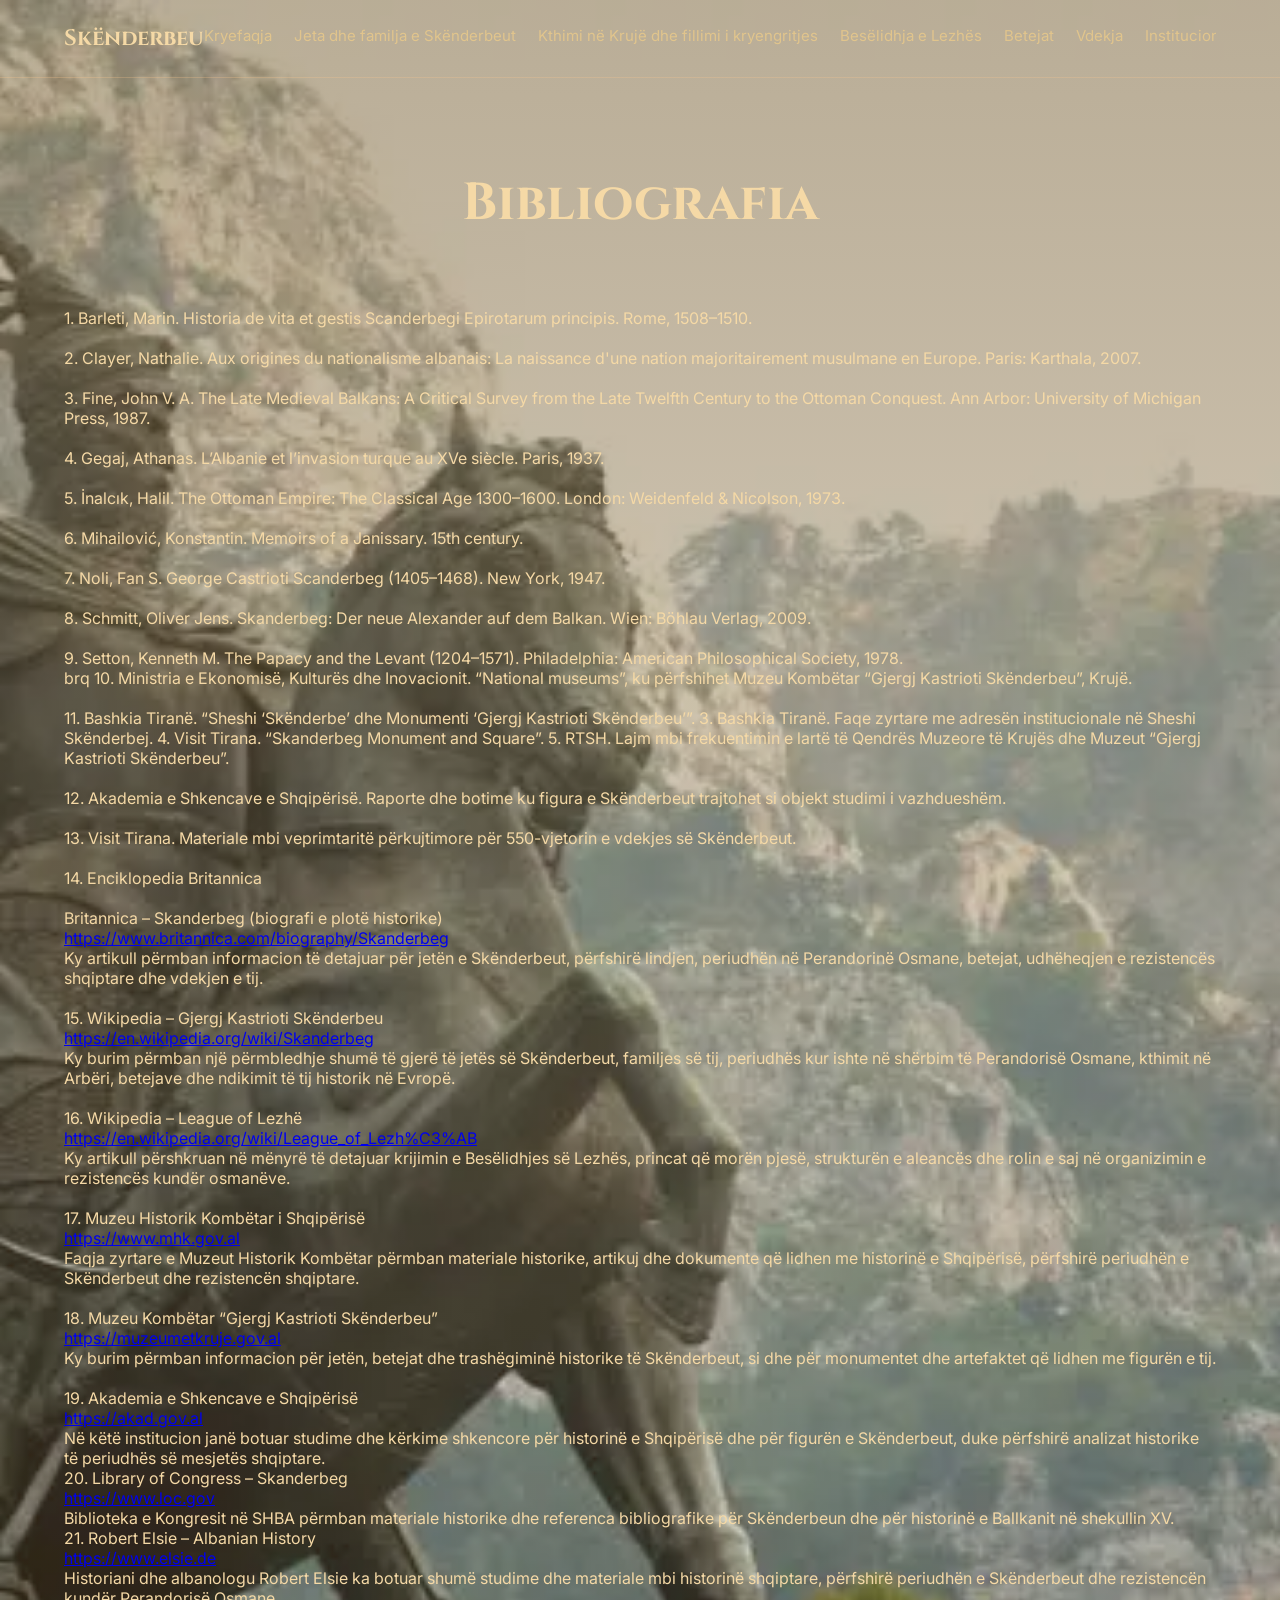
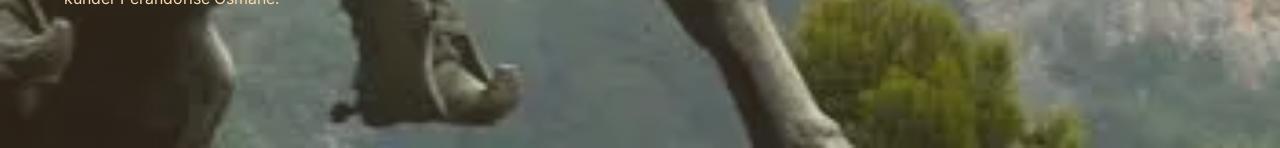
<file: bibliografia.html>
<!DOCTYPE html>
<html lang="sq">
<head>
  <meta charset="UTF-8" />
  <meta name="viewport" content="width=device-width, initial-scale=1.0" />
  <title>Bibliografia</title>

  <!-- Fonts -->
  <link href="https://fonts.googleapis.com/css2?family=Cinzel:wght@500;700&family=Inter:wght@300;400;500&display=swap" rel="stylesheet">

  <style>
    * {
      margin: 0;
      padding: 0;
      box-sizing: border-box;
    }

    body {
      font-family: Inter, sans-serif;
      color: #f5d9a6;
        background:
          linear-gradient(rgba(134, 113, 74, 0.578), rgba(172, 133, 78, 0.244)),
          url("background.jpg");

      background-size: cover;
      background-position: center;
      min-height: 100vh;
    }

    /* ===== NAVBAR ===== */
    header {
      display: flex;
      justify-content: space-between;
      align-items: center;
      padding: 24px 64px;
      border-bottom: 1px solid rgba(255, 200, 140, 0.25);
    }

    .logo {
      font-family: Cinzel, serif;
      font-size: 22px;
      font-weight: 700;
      display: flex;
      align-items: center;
      gap: 10px;
    }

    nav {
      display: flex;
      gap: 28px;
    }

    nav a {
      text-decoration: none;
      color: #e8c98b;
      font-size: 15px;
      opacity: 0.85;
    }

    nav a:hover {
      opacity: 1;
    }

    /* ===== PAGE ===== */
    .cases-page {
      padding: 90px 64px 120px;
    }

    .cases-header {
      max-width: 760px;
      margin: 0 auto 70px;
      text-align: center;
    }

    .cases-header h1 {
      font-family: Cinzel, serif;
      font-size: 52px;
      margin-bottom: 18px;
    }

    .cases-header p {
      font-size: 17px;
      line-height: 1.7;
      opacity: 0.85;
    }

    /* ===== GRID ===== */
    .cases-grid {
      display: grid;
      grid-template-columns: repeat(auto-fit, minmax(300px, 1fr));
      gap: 36px;
      max-width: 1200px;
      margin: 0 auto;
    }

    /* ===== CARD ===== */
    .case-card {
      background: rgba(32, 16, 8, 0.9);
      border: 1px solid rgba(255, 190, 120, 0.3);
      border-radius: 18px;
      padding: 32px;
      transition: transform 0.25s ease, border-color 0.25s ease;
    }

    .case-card:hover {
      transform: translateY(-6px);
      border-color: rgba(255, 190, 120, 0.6);
    }

    .case-tag {
      font-size: 12px;
      letter-spacing: 1px;
      text-transform: uppercase;
      color: #f2c87c;
      margin-bottom: 12px;
      display: inline-block;
    }

    .case-card h3 {
      font-family: Cinzel, serif;
      font-size: 22px;
      margin-bottom: 14px;
    }

    .case-card p {
      font-size: 15px;
      line-height: 1.65;
      opacity: 0.85;
      margin-bottom: 22px;
    }

    .case-card span {
      font-size: 14px;
      font-weight: 500;
      color: #f2c87c;
    }

    /* ===== VIDEO SECTION ===== */
.video-section {
  max-width: 800px;
  margin: 0 auto;
  display: flex;
  flex-direction: column;
  gap: 50px;
  align-items: center;
}

.video-box {
  width: 50%;
  background: rgba(32, 16, 8, 0.85);
  border: 1px solid rgba(255, 190, 120, 0.35);
  border-radius: 18px;
  padding: 18px;
  box-shadow: 0 20px 40px rgba(0, 0, 0, 0.45);
}

.video-box video {
  width: 100%;
  border-radius: 14px;
}

.video-caption {
  margin-top: 14px;
  font-size: 14px;
  color: #f2c87c;
  text-align: center;
  opacity: 0.85;
}


    /* ===== RESPONSIVE ===== */
    @media (max-width: 768px) {

  header {
    flex-direction: column;
    align-items: flex-start;
    gap: 10px;
    padding: 16px 20px;
  }

  body {
    background-size: cover;
    background-position: center top;
    background-attachment: scroll;
  }

  .cases-page {
    padding: 60px 20px 90px;
  }

  .cases-header h1 {
    font-size: 36px;
  }

}
nav {
  display: flex;
  gap: 22px;
  overflow-x: auto;
  white-space: nowrap;
  width: 100%;
  padding-bottom: 6px;
}

nav::-webkit-scrollbar {
  display: none;
}

nav a {
  flex: 0 0 auto;
}
  </style>
</head>

<body>

  <!-- NAVBAR -->
  <header>
    <div class="logo">Skënderbeu</div>
    <nav>
    <a href="index.html">Kryefaqja</a>
    <a href="jeta.html">Jeta dhe familja e Skënderbeut</a>
    <a href="kthimi.html">Kthimi në Krujë dhe fillimi i kryengritjes</a>
    <a href="beselidhja.html">Besëlidhja e Lezhës</a>
    <a href="betejat.html">Betejat</a>
    <a href="vdekja.html">Vdekja</a>
    <a href="institucionet.html">Institucionet</a>
    <a href="bibliografia.html">Bibliografia</a>
    <a href="rstkinter.html">Interaktive</a>
    <a href="rstk.html">Multimedia</a>
    <a href="njtprgj.html">Libri Digjital</a>
    </nav>
  </header>

  <!-- PAGE CONTENT -->
  <section class="cases-page">
    <div class="cases-header">
      <h1>Bibliografia</h1>
    </div>
    <h1></h1>
1. Barleti, Marin. Historia de vita et gestis Scanderbegi Epirotarum principis. Rome,
1508–1510. <br><br>
2. Clayer, Nathalie. Aux origines du nationalisme albanais: La naissance d'une
nation majoritairement musulmane en Europe. Paris: Karthala, 2007. <br><br>
3. Fine, John V. A. The Late Medieval Balkans: A Critical Survey from the Late
Twelfth Century to the Ottoman Conquest. Ann Arbor: University of Michigan 
Press, 1987. <br><br>
4. Gegaj, Athanas. L’Albanie et l’invasion turque au XVe siècle. Paris, 1937. <br><br>
5. İnalcık, Halil. The Ottoman Empire: The Classical Age 1300–1600. London:
Weidenfeld & Nicolson, 1973. <br><br>
6. Mihailović, Konstantin. Memoirs of a Janissary. 15th century. <br><br>
7. Noli, Fan S. George Castrioti Scanderbeg (1405–1468). New York, 1947. <br><br>
8. Schmitt, Oliver Jens. Skanderbeg: Der neue Alexander auf dem Balkan. Wien:
Böhlau Verlag, 2009. <br><br>
9. Setton, Kenneth M. The Papacy and the Levant (1204–1571). Philadelphia:
American Philosophical Society, 1978. <br>brq
10. Ministria e Ekonomisë, Kulturës dhe Inovacionit. “National museums”, ku përfshihet
Muzeu Kombëtar “Gjergj Kastrioti Skënderbeu”, Krujë. <br><br>
11. Bashkia Tiranë. “Sheshi ‘Skënderbe’ dhe Monumenti ‘Gjergj Kastrioti Skënderbeu’”. 3. Bashkia Tiranë. Faqe zyrtare me adresën institucionale në Sheshi Skënderbej. 4. Visit Tirana. “Skanderbeg Monument and Square”. 5. RTSH. Lajm mbi frekuentimin e lartë të Qendrës Muzeore të Krujës dhe Muzeut “Gjergj
Kastrioti Skënderbeu”. <br><br>
12. Akademia e Shkencave e Shqipërisë. Raporte dhe botime ku figura e Skënderbeut
trajtohet si objekt studimi i vazhdueshëm. <br><br>
13. Visit Tirana. Materiale mbi veprimtaritë përkujtimore për 550-vjetorin e vdekjes së
Skënderbeut. <br><br>
14. Enciklopedia Britannica
<br><br>
Britannica – Skanderbeg (biografi e plotë historike)
<br>
<a href="https://www.britannica.com/biography/Skanderbeg">https://www.britannica.com/biography/Skanderbeg</a>
<br>
Ky artikull përmban informacion të detajuar për jetën e Skënderbeut, përfshirë lindjen, periudhën në Perandorinë Osmane, betejat, udhëheqjen e rezistencës shqiptare dhe vdekjen e tij.
<br><br>
15. Wikipedia – Gjergj Kastrioti Skënderbeu
<br>
<a href="https://en.wikipedia.org/wiki/Skanderbeg">https://en.wikipedia.org/wiki/Skanderbeg</a>
<br>
Ky burim përmban një përmbledhje shumë të gjerë të jetës së Skënderbeut, familjes së tij, periudhës kur ishte në shërbim të Perandorisë Osmane, kthimit në Arbëri, betejave dhe ndikimit të tij historik në Evropë.
<br><br>
16. Wikipedia – League of Lezhë
<br>
<a href="https://en.wikipedia.org/wiki/League_of_Lezh%C3%AB">https://en.wikipedia.org/wiki/League_of_Lezh%C3%AB</a>
<br>
Ky artikull përshkruan në mënyrë të detajuar krijimin e Besëlidhjes së Lezhës, princat që morën pjesë, strukturën e aleancës dhe rolin e saj në organizimin e rezistencës kundër osmanëve.
<br><br>
17. Muzeu Historik Kombëtar i Shqipërisë
<br>
<a href="https://www.mhk.gov.al">https://www.mhk.gov.al</a>
<br>
Faqja zyrtare e Muzeut Historik Kombëtar përmban materiale historike, artikuj dhe dokumente që lidhen me historinë e Shqipërisë, përfshirë periudhën e Skënderbeut dhe rezistencën shqiptare.
<br><br>
18. Muzeu Kombëtar “Gjergj Kastrioti Skënderbeu”
<br>
<a href="https://muzeumetkruje.gov.al">https://muzeumetkruje.gov.al</a>
<br>
Ky burim përmban informacion për jetën, betejat dhe trashëgiminë historike të Skënderbeut, si dhe për monumentet dhe artefaktet që lidhen me figurën e tij.
<br><br>
19. Akademia e Shkencave e Shqipërisë
<br>
<a href="https://akad.gov.al">https://akad.gov.al</a>
<br>
Në këtë institucion janë botuar studime dhe kërkime shkencore për historinë e Shqipërisë dhe për figurën e Skënderbeut, duke përfshirë analizat historike të periudhës së mesjetës shqiptare.
<br>
20. Library of Congress – Skanderbeg
<br>
<a href="https://www.loc.gov">https://www.loc.gov</a>
<br>
Biblioteka e Kongresit në SHBA përmban materiale historike dhe referenca bibliografike për Skënderbeun dhe për historinë e Ballkanit në shekullin XV.
<br>
21. Robert Elsie – Albanian History
<br>
<a href="https://www.elsie.de">https://www.elsie.de</a>
<br>
Historiani dhe albanologu
Robert Elsie ka botuar shumë studime dhe materiale mbi historinë shqiptare, përfshirë periudhën e Skënderbeut dhe rezistencën kundër Perandorisë Osmane.
<br>
<br>
  </div>


</div>


    
  </section>

</body>
</html>
</file>
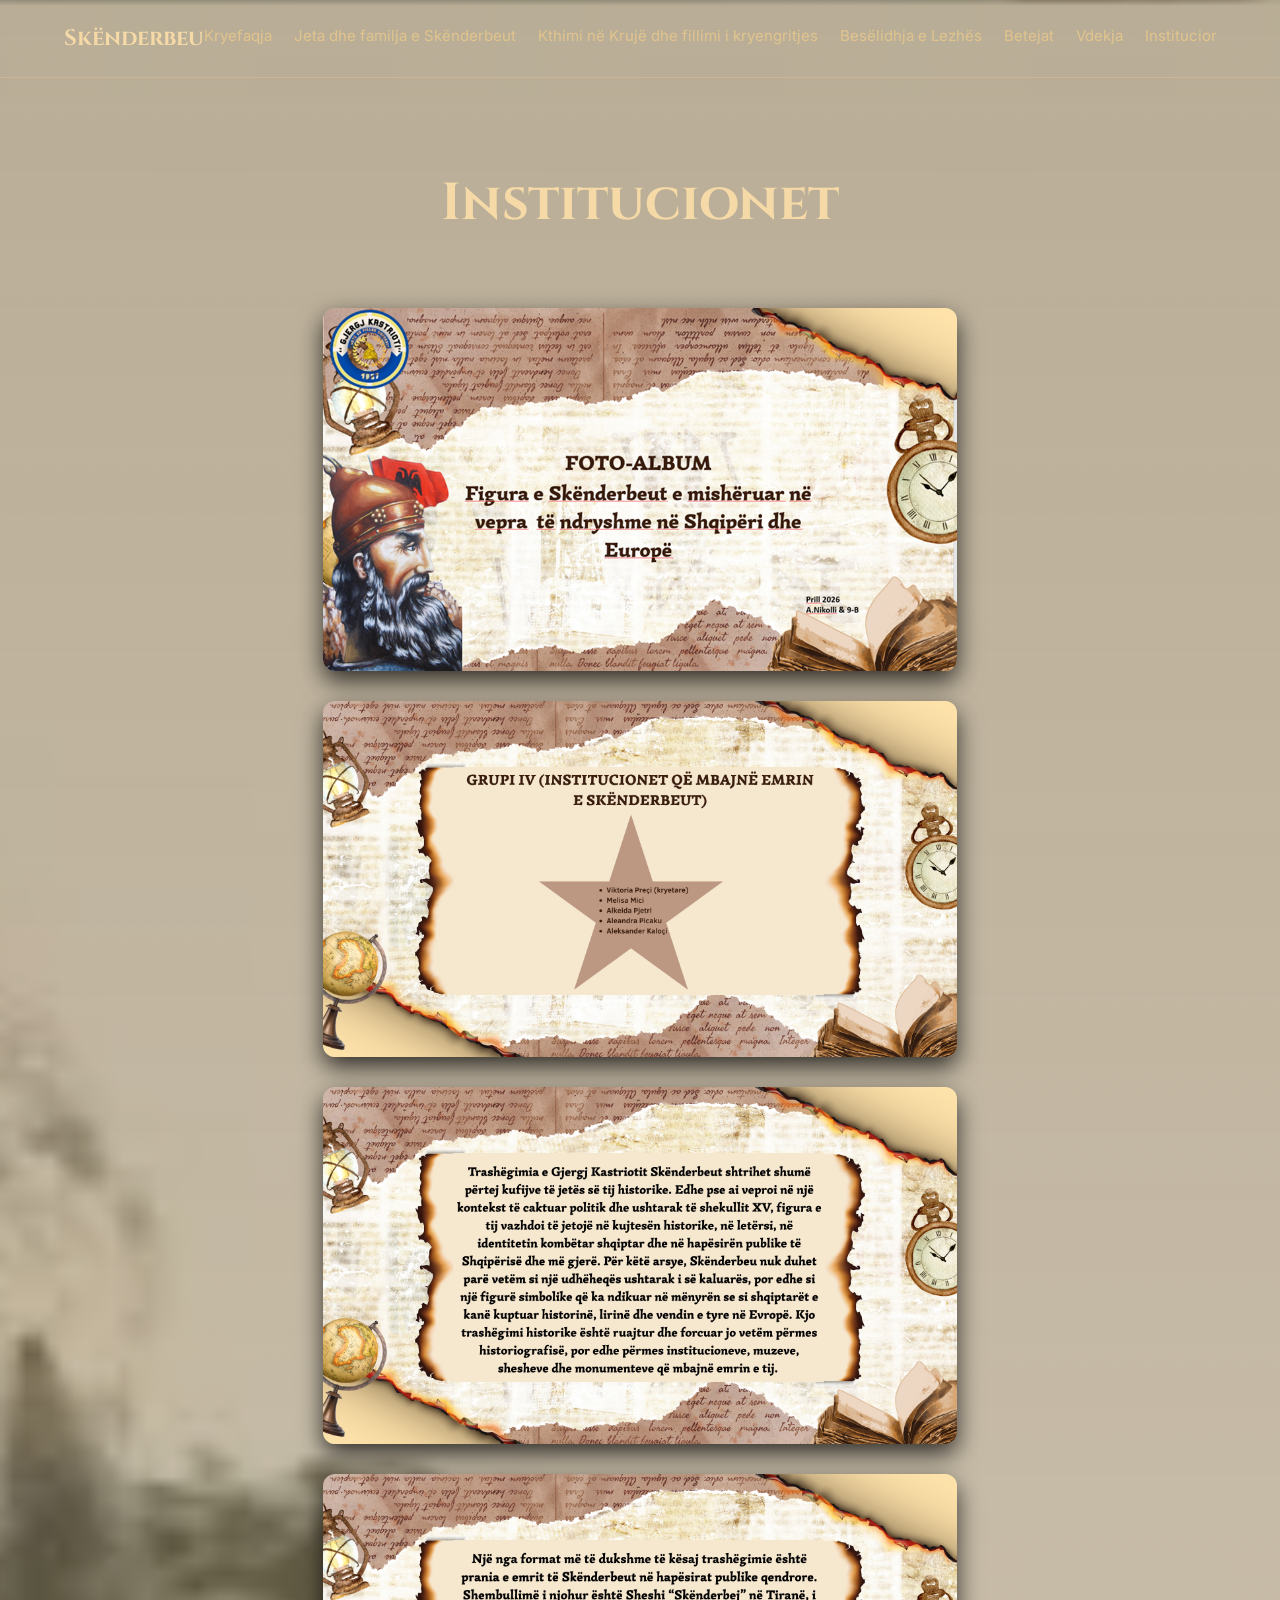
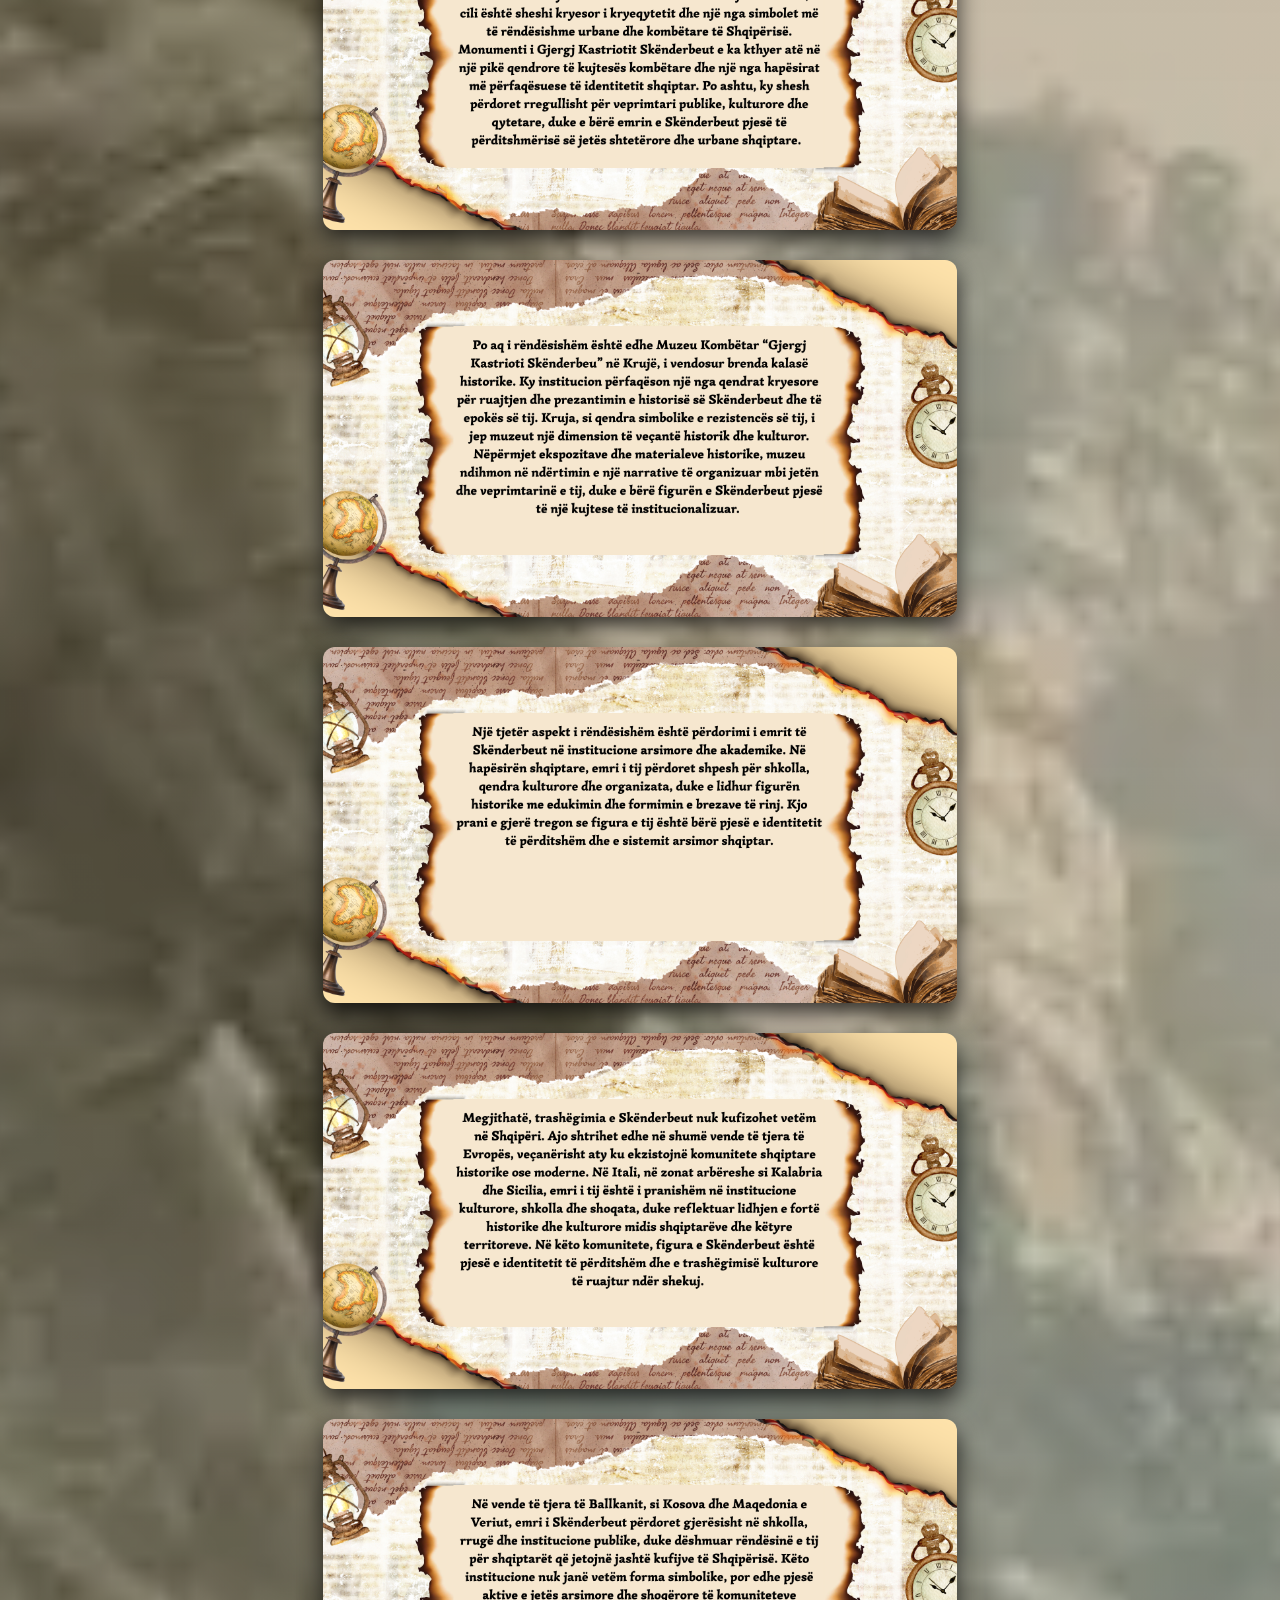
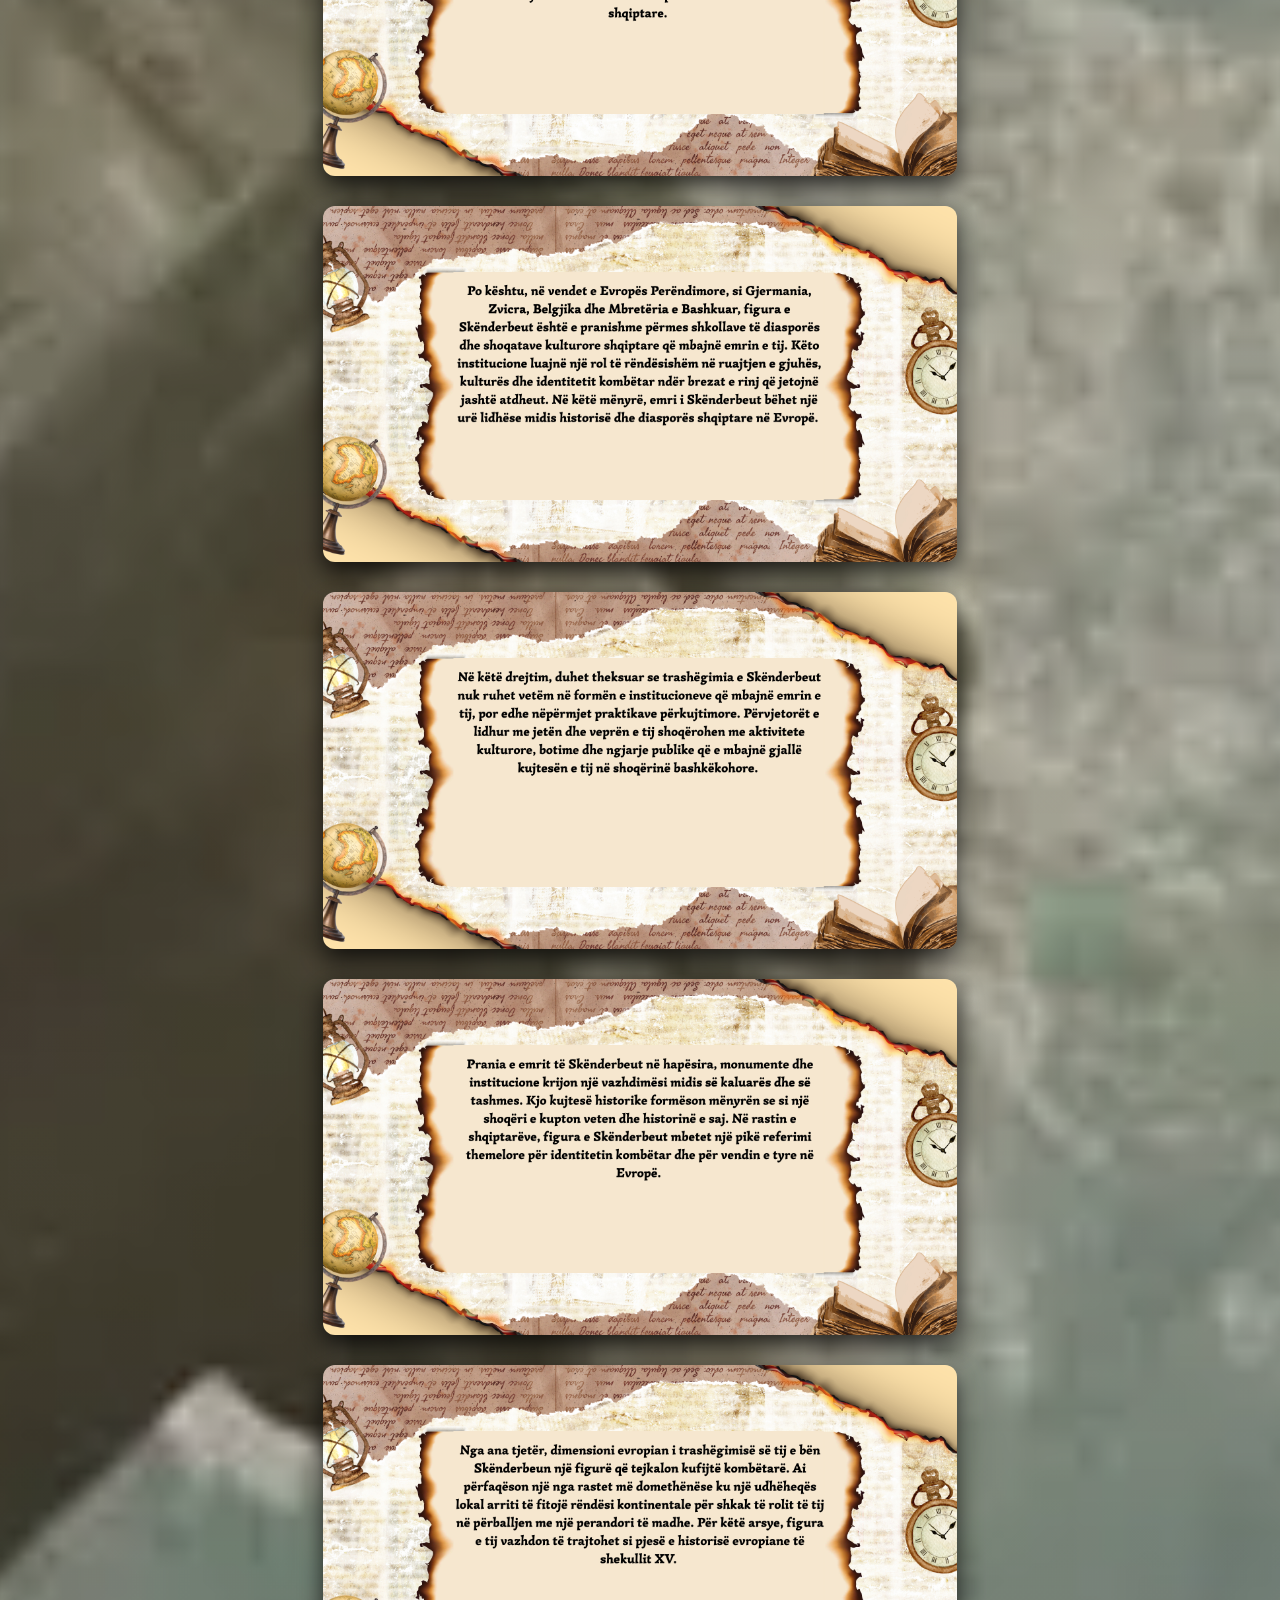
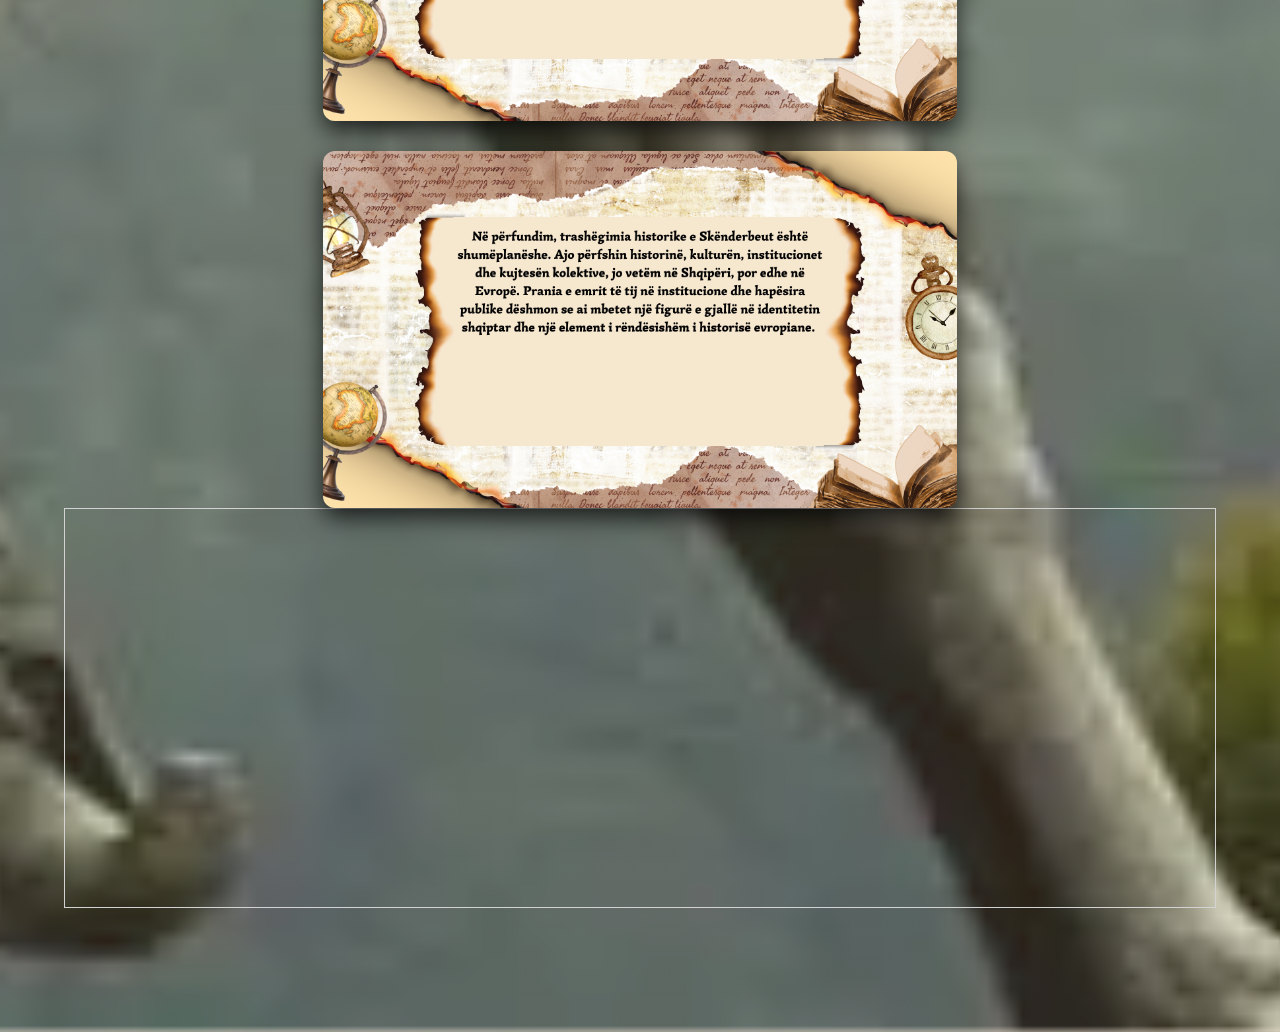
<file: institucionet.html>
<!DOCTYPE html>
<html lang="sq">
<head>
  <meta charset="UTF-8" />
  <meta name="viewport" content="width=device-width, initial-scale=1.0" />
  <title>Institucionet</title>

  <!-- Fonts -->
  <link href="https://fonts.googleapis.com/css2?family=Cinzel:wght@500;700&family=Inter:wght@300;400;500&display=swap" rel="stylesheet">

  <style>
    * {
      margin: 0;
      padding: 0;
      box-sizing: border-box;
    }

    body {
      font-family: Inter, sans-serif;
      color: #f5d9a6;
        background:
          linear-gradient(rgba(134, 113, 74, 0.578), rgba(172, 133, 78, 0.244)),
          url("background.jpg");

      background-size: cover;
      background-position: center;
      min-height: 100vh;
    }

    /* ===== NAVBAR ===== */
    header {
      display: flex;
      justify-content: space-between;
      align-items: center;
      padding: 24px 64px;
      border-bottom: 1px solid rgba(255, 200, 140, 0.25);
    }

    .logo {
      font-family: Cinzel, serif;
      font-size: 22px;
      font-weight: 700;
      display: flex;
      align-items: center;
      gap: 10px;
    }

    nav {
      display: flex;
      gap: 28px;
    }

    nav a {
      text-decoration: none;
      color: #e8c98b;
      font-size: 15px;
      opacity: 0.85;
    }

    nav a:hover {
      opacity: 1;
    }

    /* ===== PAGE ===== */
    .cases-page {
      padding: 90px 64px 120px;
    }

    .cases-header {
      max-width: 760px;
      margin: 0 auto 70px;
      text-align: center;
    }

    .cases-header h1 {
      font-family: Cinzel, serif;
      font-size: 52px;
      margin-bottom: 18px;
    }

    .cases-header p {
      font-size: 17px;
      line-height: 1.7;
      opacity: 0.85;
    }

    /* ===== GRID ===== */
    .cases-grid {
      display: grid;
      grid-template-columns: repeat(auto-fit, minmax(300px, 1fr));
      gap: 36px;
      max-width: 1200px;
      margin: 0 auto;
    }

    /* ===== CARD ===== */
    .case-card {
      background: rgba(32, 16, 8, 0.9);
      border: 1px solid rgba(255, 190, 120, 0.3);
      border-radius: 18px;
      padding: 32px;
      transition: transform 0.25s ease, border-color 0.25s ease;
    }

    .case-card:hover {
      transform: translateY(-6px);
      border-color: rgba(255, 190, 120, 0.6);
    }

    .case-tag {
      font-size: 12px;
      letter-spacing: 1px;
      text-transform: uppercase;
      color: #f2c87c;
      margin-bottom: 12px;
      display: inline-block;
    }

    .case-card h3 {
      font-family: Cinzel, serif;
      font-size: 22px;
      margin-bottom: 14px;
    }

    .case-card p {
      font-size: 15px;
      line-height: 1.65;
      opacity: 0.85;
      margin-bottom: 22px;
    }

    .case-card span {
      font-size: 14px;
      font-weight: 500;
      color: #f2c87c;
    }

    /* ===== VIDEO SECTION ===== */
.video-section {
  max-width: 800px;
  margin: 0 auto;
  display: flex;
  flex-direction: column;
  gap: 50px;
  align-items: center;
}

.video-box {
  width: 50%;
  background: rgba(32, 16, 8, 0.85);
  border: 1px solid rgba(255, 190, 120, 0.35);
  border-radius: 18px;
  padding: 18px;
  box-shadow: 0 20px 40px rgba(0, 0, 0, 0.45);
}

.video-box video {
  width: 100%;
  border-radius: 14px;
}

.video-caption {
  margin-top: 14px;
  font-size: 14px;
  color: #f2c87c;
  text-align: center;
  opacity: 0.85;
}


    /* ===== RESPONSIVE ===== */
    @media (max-width: 768px) {

  header {
    flex-direction: column;
    align-items: flex-start;
    gap: 10px;
    padding: 16px 20px;
  }

  body {
    background-size: cover;
    background-position: center top;
    background-attachment: scroll;
  }

  .cases-page {
    padding: 60px 20px 90px;
  }

  .cases-header h1 {
    font-size: 36px;
  }

}
nav {
  display: flex;
  gap: 22px;
  overflow-x: auto;
  white-space: nowrap;
  width: 100%;
  padding-bottom: 6px;
}

nav::-webkit-scrollbar {
  display: none;
}

nav a {
  flex: 0 0 auto;
}
    .chart-wrapper {
  display: flex;
  justify-content: center;
  align-items: center;
  margin-top: 30px;        /* e bën më të largët nga teksti */
}

.chart-wrapper img {
  width: 55%;              /* e bën më të vogël */
  max-width: 700px;        /* nuk e bën shumë të madhe në desktop */
  filter: brightness(1); /* e errëson imazhin */
  border-radius: 12px;     /* e bën më bukur */
  box-shadow: 0 10px 25px rgba(0, 0, 0, 0.749);
}
  </style>
</head>

<body>

  <!-- NAVBAR -->
  <header>
    <div class="logo">Skënderbeu</div>
    <nav>
    <a href="index.html">Kryefaqja</a>
    <a href="jeta.html">Jeta dhe familja e Skënderbeut</a>
    <a href="kthimi.html">Kthimi në Krujë dhe fillimi i kryengritjes</a>
    <a href="beselidhja.html">Besëlidhja e Lezhës</a>
    <a href="betejat.html">Betejat</a>
    <a href="vdekja.html">Vdekja</a>
    <a href="institucionet.html">Institucionet</a>
    <a href="bibliografia.html">Bibliografia</a>
    <a href="rstkinter.html">Interaktive</a>
    <a href="rstk.html">Multimedia</a>
    <a href="njtprgj.html">Libri Digjital</a>
    </nav>
  </header>

  <!-- PAGE CONTENT -->
  <section class="cases-page">
    <div class="cases-header">
      <h1>Institucionet</h1>
    </div>

  </div>


</div>
<div class="chart-wrapper">
  <img src="image.png" alt="">
</div>
<div class="chart-wrapper">
  <img src="Jeta dhe familja e skënderbeut.png" alt="">
</div>
<div class="chart-wrapper">
  <img src="imazheinst/2.png" alt="">
</div>  
<div class="chart-wrapper">
  <img src="imazheinst/3.png" alt="">
</div>  
<div class="chart-wrapper">
  <img src="imazheinst/4.png" alt="">
</div>  
<div class="chart-wrapper">
  <img src="imazheinst/5.png" alt="">
</div>  
<div class="chart-wrapper">
  <img src="imazheinst/6.png" alt="">
</div>  
<div class="chart-wrapper">
  <img src="imazheinst/7.png" alt="">
</div>  
<div class="chart-wrapper">
  <img src="imazheinst/8.png" alt="">
</div>  
<div class="chart-wrapper">
  <img src="imazheinst/9.png" alt="">
</div>  
<div class="chart-wrapper">
  <img src="imazheinst/10.png" alt="">
</div>  
<div class="chart-wrapper">
  <img src="imazheinst/11.png" alt="">
</div>  
<div class="chart-wrapper">
  <img src="imazheinst/12.png" alt="">
</div>  
<iframe allowfullscreen="allowfullscreen" allow="clipboard-write" scrolling="no" class="fp-iframe" src="https://heyzine.com/flip-book/644d4ac3ba.html" style="border: 1px solid lightgray; width: 100%; height: 400px;"></iframe>

                     
  </section>

</body>
</html>
</file>
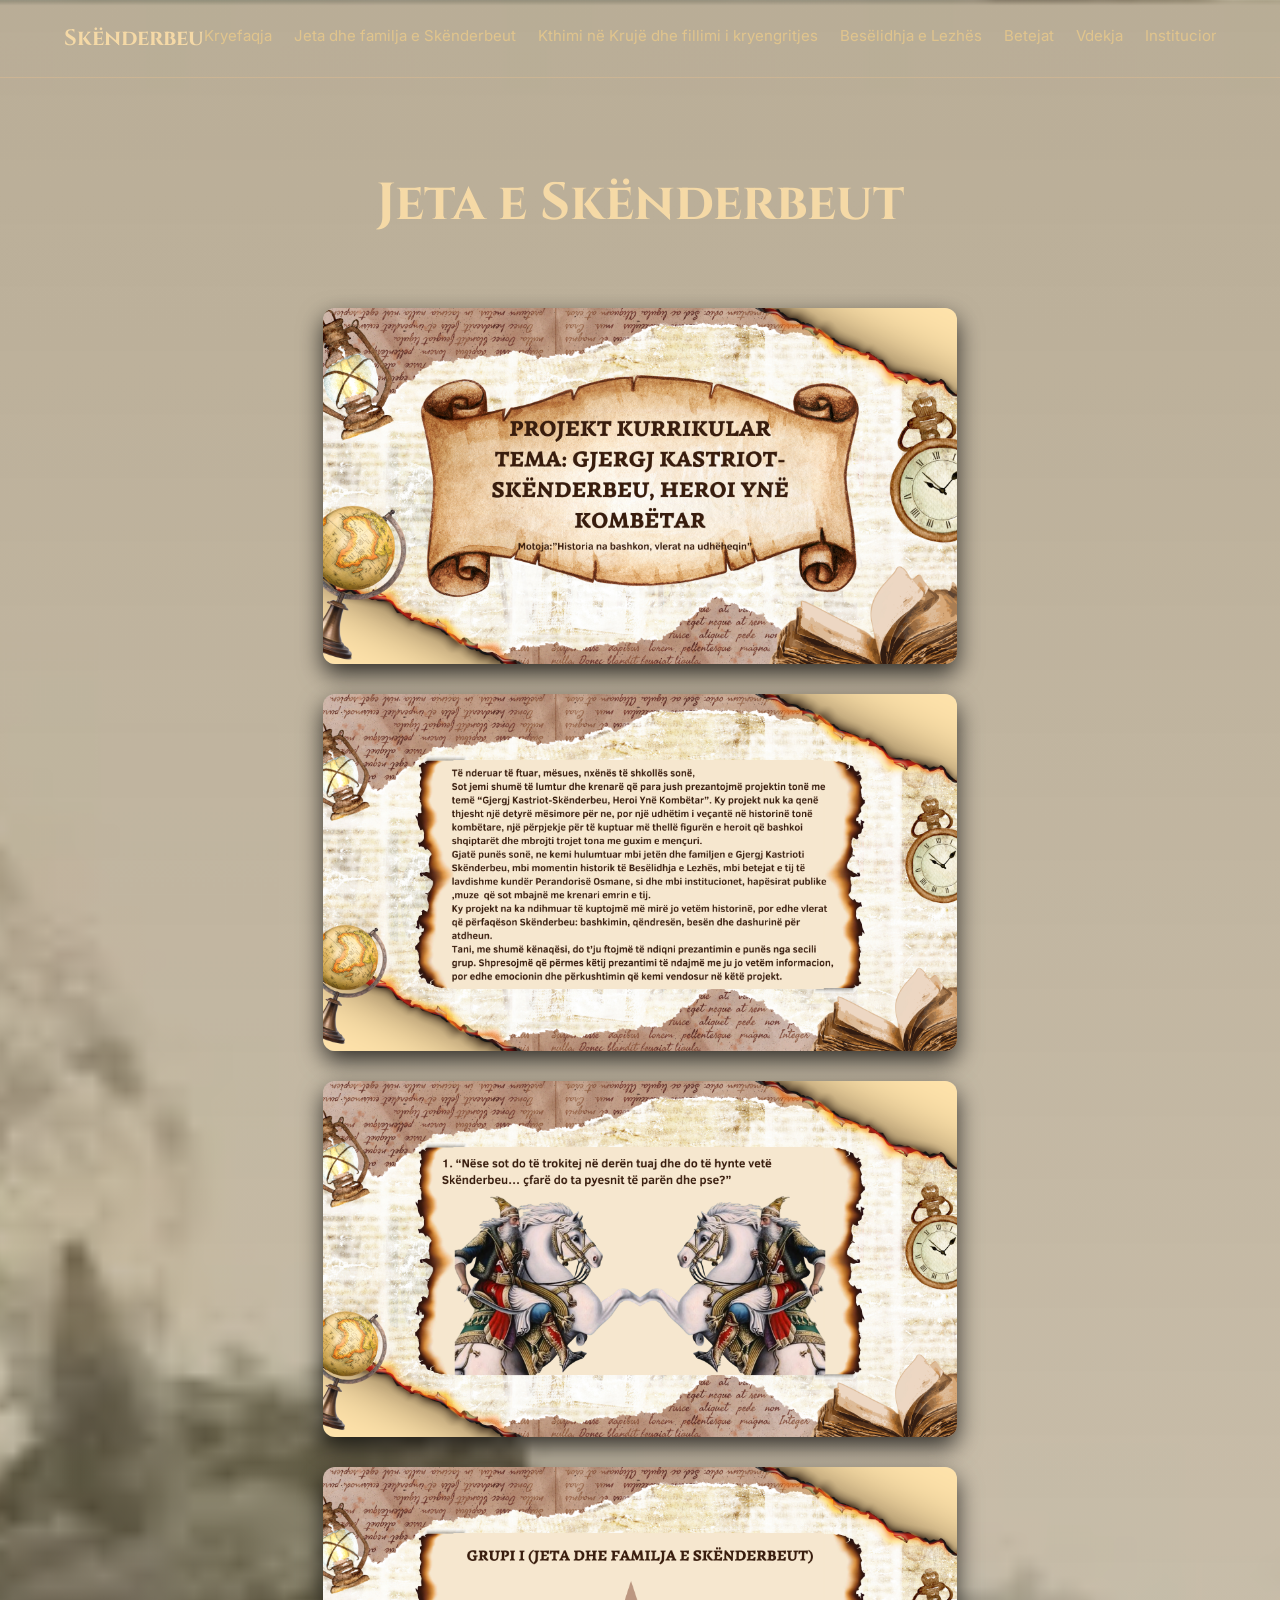
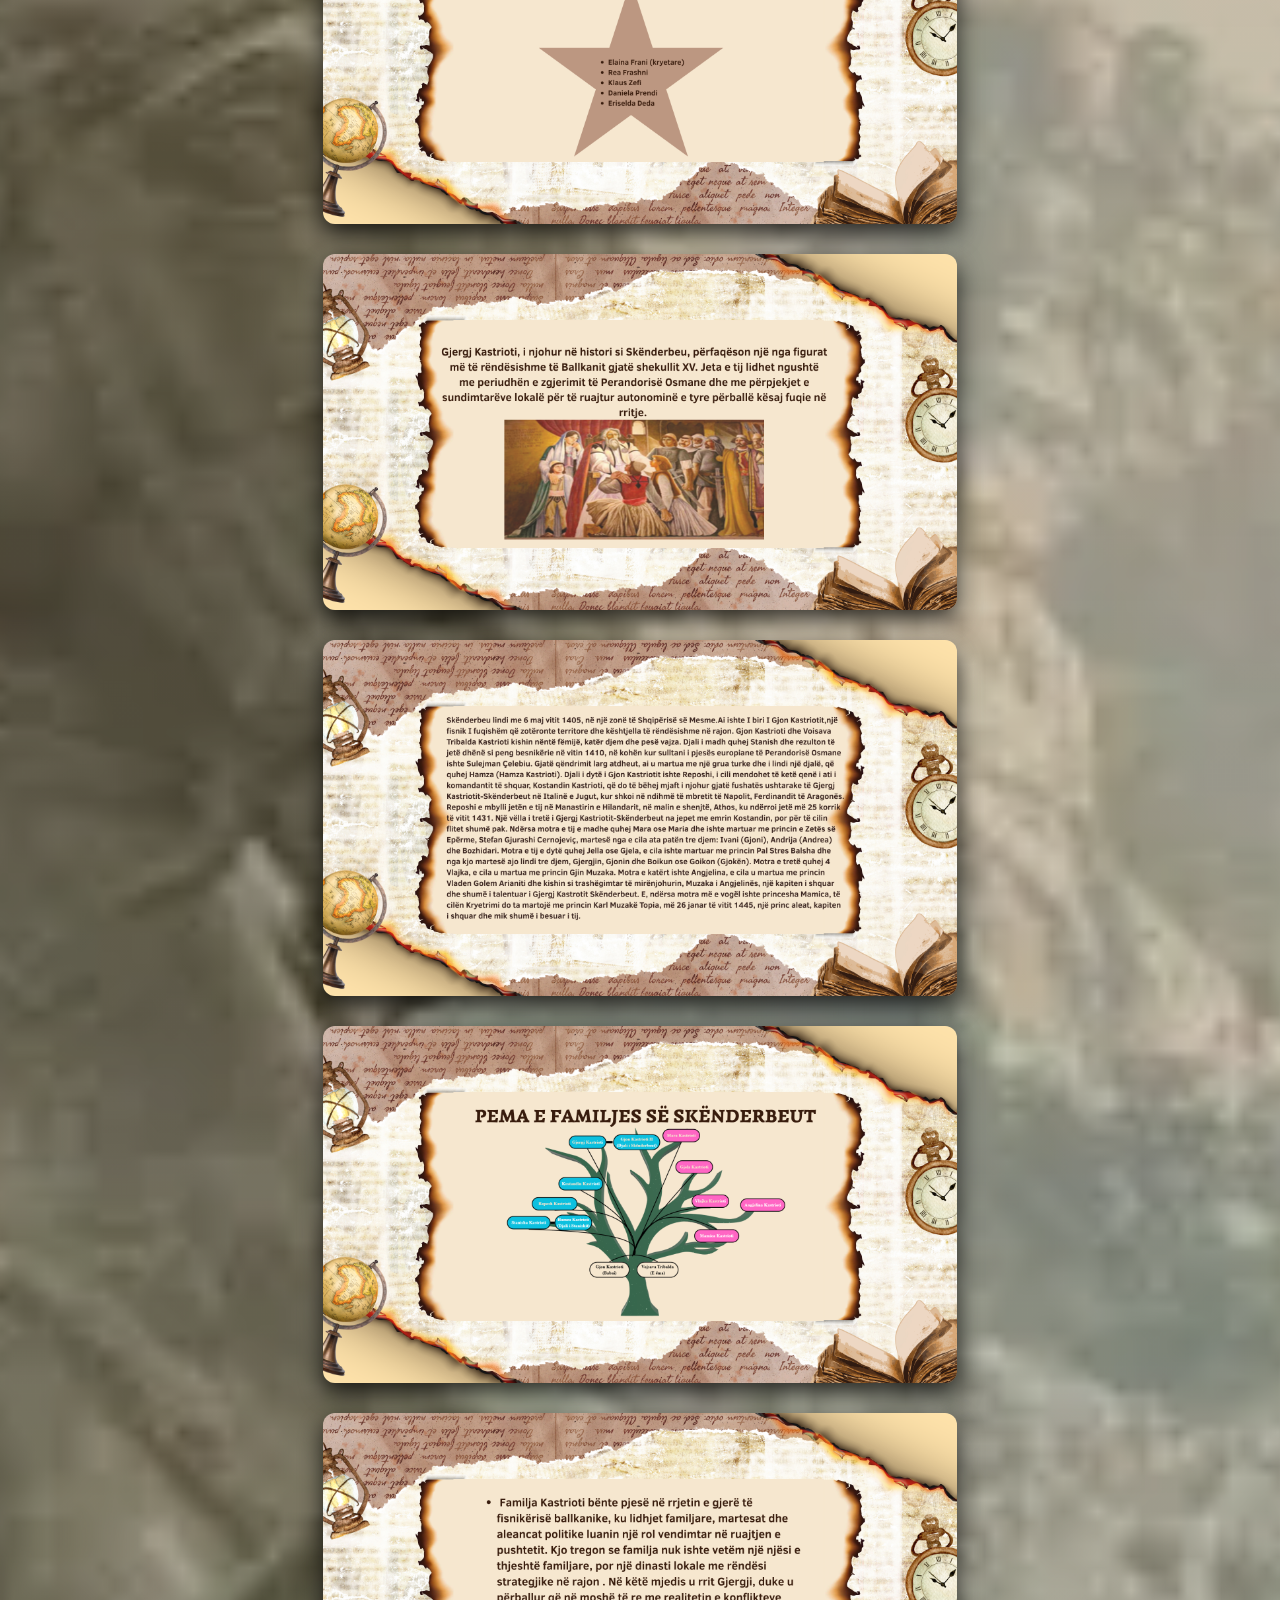
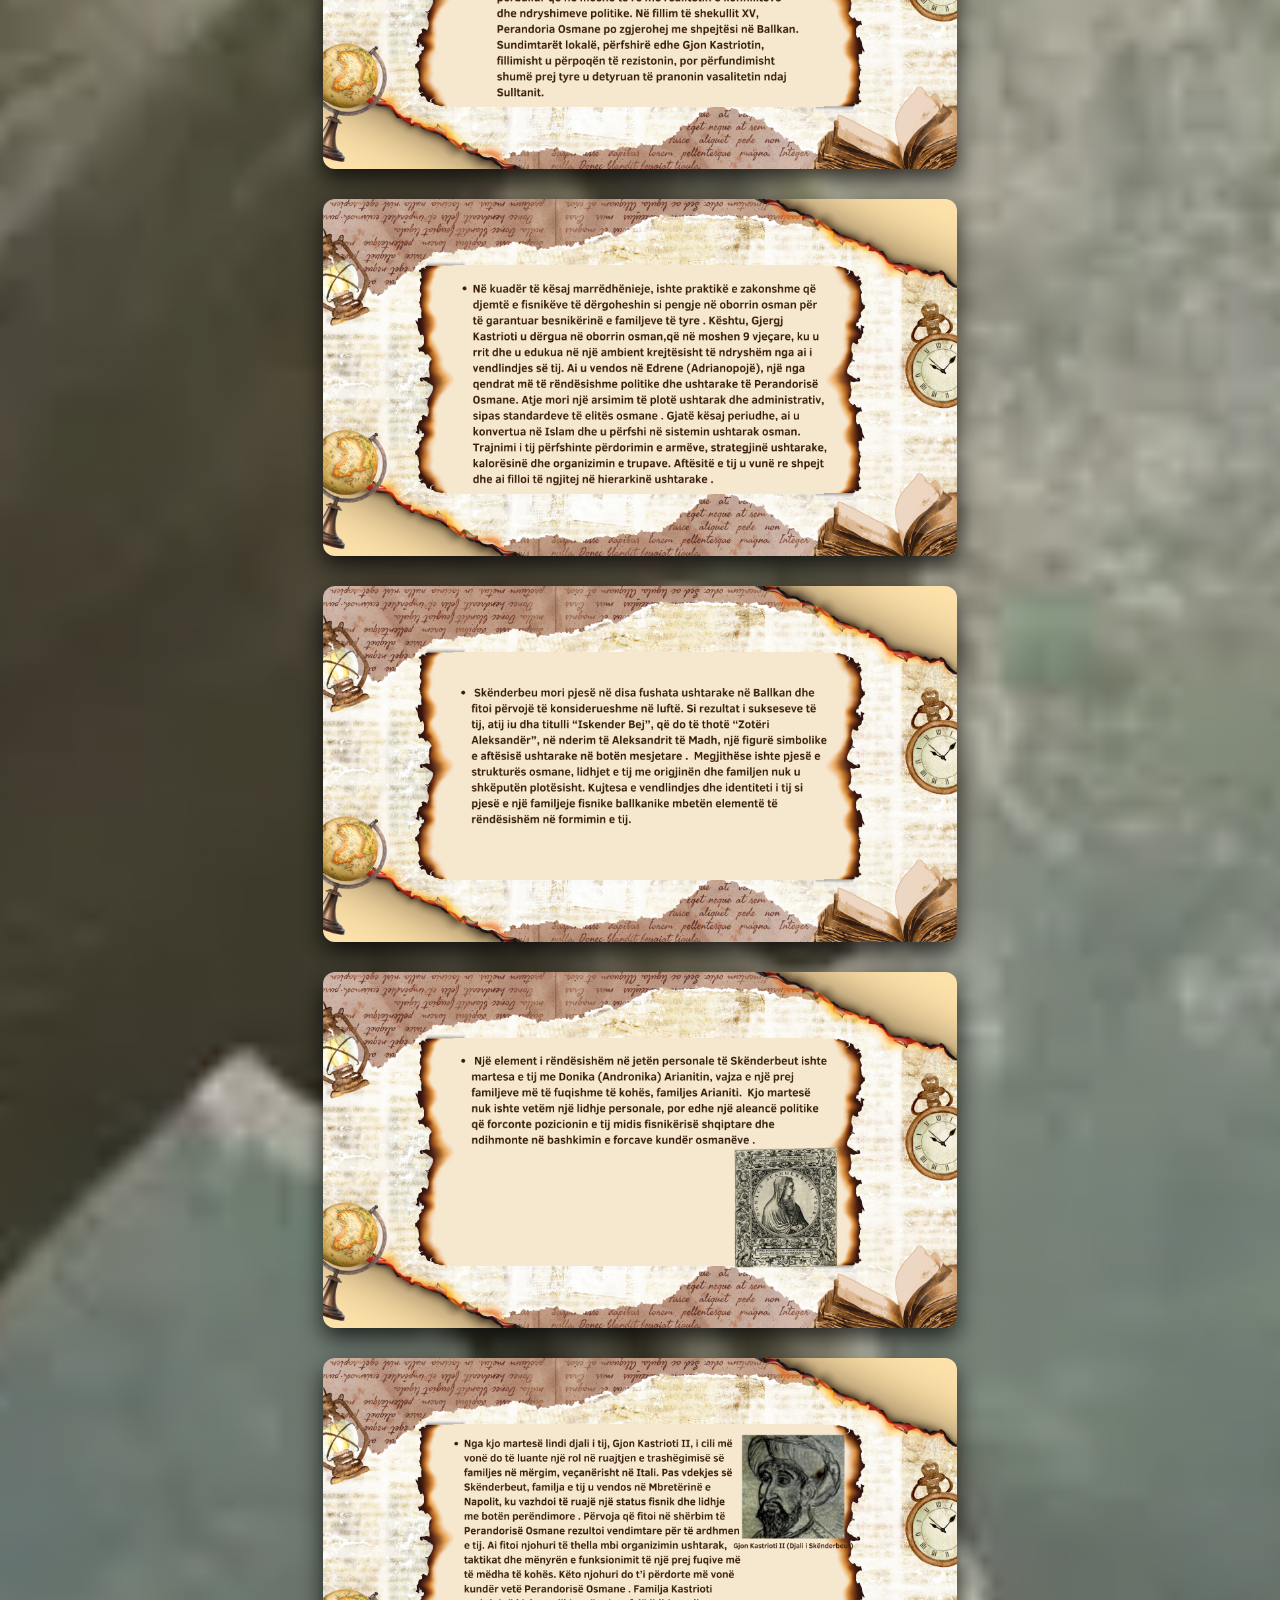
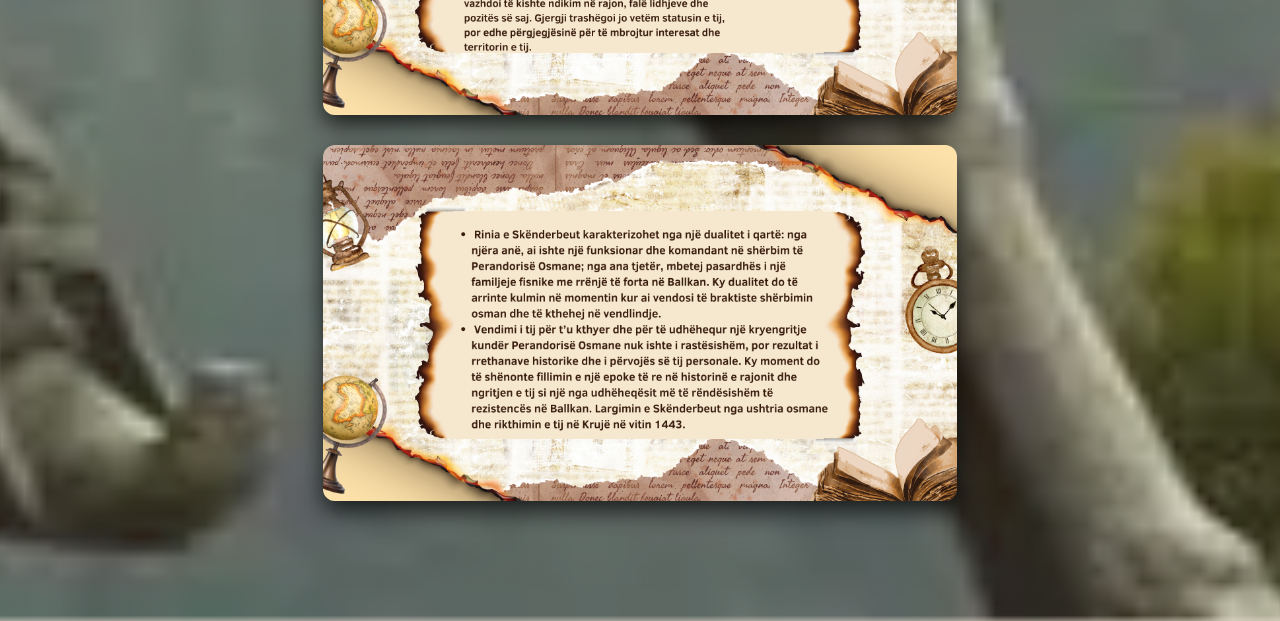
<file: jeta.html>
<!DOCTYPE html>
<html lang="sq">
<head>
  <meta charset="UTF-8" />
  <meta name="viewport" content="width=device-width, initial-scale=1.0" />
  <title>Jeta e Skënderbeut</title>

  <!-- Fonts -->
  <link href="https://fonts.googleapis.com/css2?family=Cinzel:wght@500;700&family=Inter:wght@300;400;500&display=swap" rel="stylesheet">

  <style>
    * {
      margin: 0;
      padding: 0;
      box-sizing: border-box;
    }

    body {
      font-family: Inter, sans-serif;
      color: #f5d9a6;
        background:
          linear-gradient(rgba(134, 113, 74, 0.578), rgba(172, 133, 78, 0.244)),
          url("background.jpg");

      background-size: cover;
      background-position: center;
      min-height: 100vh;
    }

    /* ===== NAVBAR ===== */
    header {
      display: flex;
      justify-content: space-between;
      align-items: center;
      padding: 24px 64px;
      border-bottom: 1px solid rgba(255, 200, 140, 0.25);
    }

    .logo {
      font-family: Cinzel, serif;
      font-size: 22px;
      font-weight: 700;
      display: flex;
      align-items: center;
      gap: 10px;
    }

    nav {
      display: flex;
      gap: 28px;
    }

    nav a {
      text-decoration: none;
      color: #e8c98b;
      font-size: 15px;
      opacity: 0.85;
    }

    nav a:hover {
      opacity: 1;
    }

    /* ===== PAGE ===== */
    .cases-page {
      padding: 90px 64px 120px;
    }

    .cases-header {
      max-width: 760px;
      margin: 0 auto 70px;
      text-align: center;
    }

    .cases-header h1 {
      font-family: Cinzel, serif;
      font-size: 52px;
      margin-bottom: 18px;
    }

    .cases-header p {
      font-size: 17px;
      line-height: 1.7;
      opacity: 0.85;
    }

    /* ===== GRID ===== */
    .cases-grid {
      display: grid;
      grid-template-columns: repeat(auto-fit, minmax(300px, 1fr));
      gap: 36px;
      max-width: 1200px;
      margin: 0 auto;
    }

    /* ===== CARD ===== */
    .case-card {
      background: rgba(32, 16, 8, 0.9);
      border: 1px solid rgba(255, 190, 120, 0.3);
      border-radius: 18px;
      padding: 32px;
      transition: transform 0.25s ease, border-color 0.25s ease;
    }

    .case-card:hover {
      transform: translateY(-6px);
      border-color: rgba(255, 190, 120, 0.6);
    }

    .case-tag {
      font-size: 12px;
      letter-spacing: 1px;
      text-transform: uppercase;
      color: #f2c87c;
      margin-bottom: 12px;
      display: inline-block;
    }

    .case-card h3 {
      font-family: Cinzel, serif;
      font-size: 22px;
      margin-bottom: 14px;
    }

    .case-card p {
      font-size: 15px;
      line-height: 1.65;
      opacity: 0.85;
      margin-bottom: 22px;
    }

    .case-card span {
      font-size: 14px;
      font-weight: 500;
      color: #f2c87c;
    }

    /* ===== VIDEO SECTION ===== */
.video-section {
  max-width: 800px;
  margin: 0 auto;
  display: flex;
  flex-direction: column;
  gap: 50px;
  align-items: center;
}

.video-box {
  width: 50%;
  background: rgba(32, 16, 8, 0.85);
  border: 1px solid rgba(255, 190, 120, 0.35);
  border-radius: 18px;
  padding: 18px;
  box-shadow: 0 20px 40px rgba(0, 0, 0, 0.45);
}

.video-box video {
  width: 100%;
  border-radius: 14px;
}

.video-caption {
  margin-top: 14px;
  font-size: 14px;
  color: #f2c87c;
  text-align: center;
  opacity: 0.85;
}


    /* ===== RESPONSIVE ===== */
    @media (max-width: 768px) {

  header {
    flex-direction: column;
    align-items: flex-start;
    gap: 10px;
    padding: 16px 20px;
  }

  body {
    background-size: cover;
    background-position: center top;
    background-attachment: scroll;
  }

  .cases-page {
    padding: 60px 20px 90px;
  }

  .cases-header h1 {
    font-size: 36px;
  }

}
nav {
  display: flex;
  gap: 22px;
  overflow-x: auto;
  white-space: nowrap;
  width: 100%;
  padding-bottom: 6px;
}

nav::-webkit-scrollbar {
  display: none;
}

nav a {
  flex: 0 0 auto;
}
.chart-wrapper {
  display: flex;
  justify-content: center;
  align-items: center;
  margin-top: 30px;        /* e bën më të largët nga teksti */
}

.chart-wrapper img {
  width: 55%;              /* e bën më të vogël */
  max-width: 700px;        /* nuk e bën shumë të madhe në desktop */
  filter: brightness(1); /* e errëson imazhin */
  border-radius: 12px;     /* e bën më bukur */
  box-shadow: 0 10px 25px rgba(0, 0, 0, 0.749);
}
  </style>
</head>

<body>

  <!-- NAVBAR -->
  <header>
    <div class="logo">Skënderbeu</div>
    <nav>
    <a href="index.html">Kryefaqja</a>
    <a href="jeta.html">Jeta dhe familja e Skënderbeut</a>
    <a href="kthimi.html">Kthimi në Krujë dhe fillimi i kryengritjes</a>
    <a href="beselidhja.html">Besëlidhja e Lezhës</a>
    <a href="betejat.html">Betejat</a>
    <a href="vdekja.html">Vdekja</a>
    <a href="institucionet.html">Institucionet</a>
    <a href="bibliografia.html">Bibliografia</a>
    <a href="rstkinter.html">Interaktive</a>
    <a href="rstk.html">Multimedia</a>
    <a href="njtprgj.html">Libri Digjital</a>
    </nav>
  </header>

  <!-- PAGE CONTENT -->
  <section class="cases-page">
    <div class="cases-header">
      <h1>Jeta e Skënderbeut</h1>
    </div>

    
  </div>


</div>

      <div class="chart-wrapper">
        <img src="Jeta dhe familja imazhe/1.png" alt="">
      </div>
            <div class="chart-wrapper">
        <img src="Jeta dhe familja imazhe/2.png" alt="">
      </div>
            <div class="chart-wrapper">
        <img src="Jeta dhe familja imazhe/3.png" alt="">
      </div>
            <div class="chart-wrapper">
        <img src="Jeta dhe familja imazhe/4.png" alt="">
      </div>
            <div class="chart-wrapper">
        <img src="Jeta dhe familja imazhe/5.png" alt="">
      </div>
            <div class="chart-wrapper">
        <img src="Jeta dhe familja imazhe/6.png" alt="">
      </div>
            <div class="chart-wrapper">
        <img src="Jeta dhe familja imazhe/7.png" alt="">
      </div>
            <div class="chart-wrapper">
        <img src="Jeta dhe familja imazhe/8.png" alt="">
      </div>
            <div class="chart-wrapper">
        <img src="Jeta dhe familja imazhe/9.png" alt="">
      </div>
            <div class="chart-wrapper">
        <img src="Jeta dhe familja imazhe/10.png" alt="">
      </div>
            <div class="chart-wrapper">
        <img src="Jeta dhe familja imazhe/11.png" alt="">
      </div>
            <div class="chart-wrapper">
        <img src="Jeta dhe familja imazhe/12.png" alt="">
      </div>
            <div class="chart-wrapper">
        <img src="Jeta dhe familja imazhe/13.png" alt="">
      </div>
    
  </section>

</body>
</html>
</file>
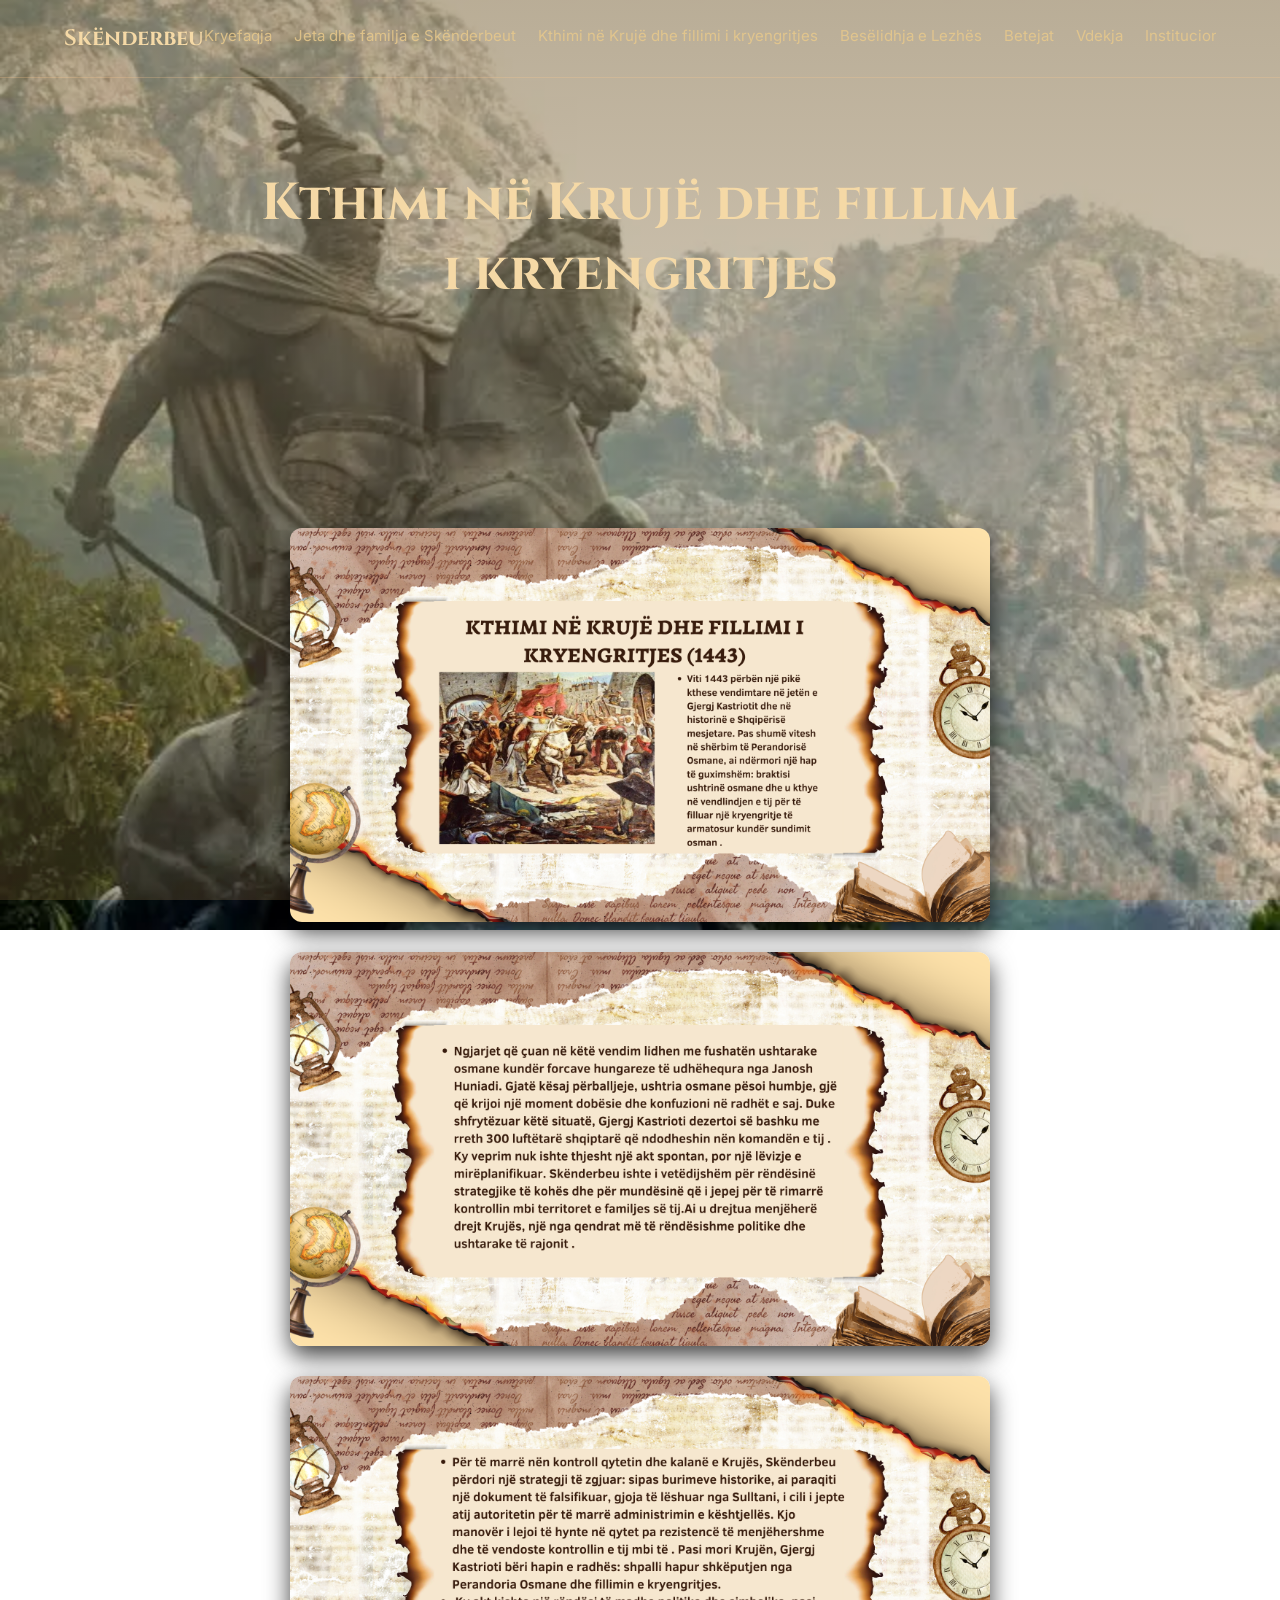
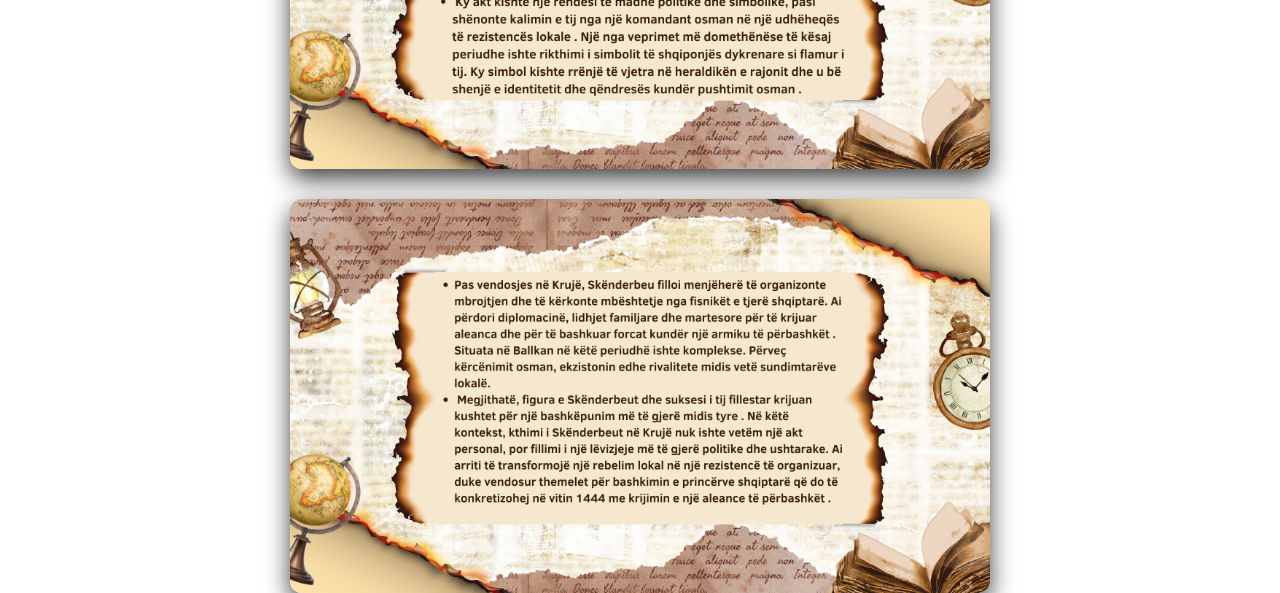
<file: kthimi.html>
<!DOCTYPE html>
<html lang="sq">
<head>
  <meta charset="UTF-8" />
  <meta name="viewport" content="width=device-width, initial-scale=1.0" />
  <title>Skënderbeu</title>

  <!-- Fonts -->
  <link href="https://fonts.googleapis.com/css2?family=Cinzel:wght@500;700&family=Inter:wght@300;400;500&display=swap" rel="stylesheet">

  <style>
    * {
      margin: 0;
      padding: 0;
      box-sizing: border-box;
    }

    body {
        font-family: Inter, sans-serif;
        color: #f5d9a6;
        background:
            linear-gradient(rgba(134, 113, 74, 0.578), rgba(172, 133, 78, 0.244)),
            url("background.jpg");
        background-size: cover;
        background-position: center;
        background-attachment: fixed; /* ky ndryshim e mban fikse */
        background-repeat: no-repeat;
        min-height: 100vh;
    }


    /* ===== NAVBAR ===== */
    header {
      display: flex;
      justify-content: space-between;
      align-items: center;
      padding: 24px 64px;
      border-bottom: 1px solid rgba(255, 200, 140, 0.25);
    }

    .logo {
      font-family: Cinzel, serif;
      font-size: 22px;
      font-weight: 700;
      display: flex;
      align-items: center;
      gap: 10px;
    }

    nav {
      display: flex;
      gap: 28px;
    }

    nav a {
      text-decoration: none;
      color: #e8c98b;
      font-size: 15px;
      opacity: 0.85;
    }

    nav a:hover {
      opacity: 1;
    }

    /* ===== PAGE ===== */
    .cases-page {
      padding: 90px 64px 120px;
    }

    .cases-page img{
        background:linear-gradient(135deg,rgba(72, 61, 40, 0.658),rgba(11, 8, 4, 0.225));
    }

    .cases-header {
      max-width: 760px;
      margin: 0 auto 70px;
      text-align: center;
    }

    .cases-header h1 {
      font-family: Cinzel, serif;
      font-size: 52px;
      margin-bottom: 18px;
    }

    .cases-header p {
        text-align: left;
        line-height: 1.7;
        font-size: 17px;
        margin-bottom: 24px;
        }

    /* ===== GRID ===== */
    .cases-grid {
      display: grid;
      grid-template-columns: repeat(auto-fit, minmax(300px, 1fr));
      gap: 36px;
      max-width: 1200px;
      margin: 0 auto;
    }

    /* ===== CARD ===== */
    .case-card {
      background: rgba(32, 16, 8, 0.9);
      border: 1px solid rgba(255, 190, 120, 0.3);
      border-radius: 18px;
      padding: 32px;
      transition: transform 0.25s ease, border-color 0.25s ease;
    }

    .case-card:hover {
      transform: translateY(-6px);
      border-color: rgba(255, 190, 120, 0.6);
    }

    .case-tag {
      font-size: 12px;
      letter-spacing: 1px;
      text-transform: uppercase;
      color: #f2c87c;
      margin-bottom: 12px;
      display: inline-block;
    }

    .case-card h3 {
      font-family: Cinzel, serif;
      font-size: 22px;
      margin-bottom: 14px;
    }

    .case-card p {
      font-size: 15px;
      line-height: 1.65;
      opacity: 0.85;
      margin-bottom: 22px;
    }

    .case-card span {
      font-size: 14px;
      font-weight: 500;
      color: #f2c87c;
    }
    .chart-wrapper {
  display: flex;
  justify-content: center;
  align-items: center;
  margin-top: 30px;        /* e bën më të largët nga teksti */
}

.chart-wrapper img {
  width: 55%;              /* e bën më të vogël */
  max-width: 700px;        /* nuk e bën shumë të madhe në desktop */
  filter: brightness(1); /* e errëson imazhin */
  border-radius: 12px;     /* e bën më bukur */
  box-shadow: 0 10px 25px rgba(0, 0, 0, 0.749);
}


    /* ===== RESPONSIVE ===== */
    @media (max-width: 1024px) {
  .cases-page {
    padding: 70px 28px 100px;
  }
}

@media (max-width: 768px) {

  header {
    flex-direction: column;
    align-items: flex-start;
    gap: 10px;
    padding: 16px 20px;
  }

  body {
    background-size: cover;
    background-position: center top;
    background-attachment: scroll;
  }

  .cases-page {
    padding: 60px 20px 90px;
  }

  .cases-header h1 {
    font-size: 36px;
  }

}
nav {
  display: flex;
  gap: 22px;
  overflow-x: auto;
  white-space: nowrap;
  width: 100%;
  padding-bottom: 6px;
}

nav::-webkit-scrollbar {
  display: none;
}

nav a {
  flex: 0 0 auto;
}
  </style>
</head>

<body>

  <!-- NAVBAR -->
  <header>
    <div class="logo">Skënderbeu</div>
    <nav>
    <a href="index.html">Kryefaqja</a>
    <a href="jeta.html">Jeta dhe familja e Skënderbeut</a>
    <a href="kthimi.html">Kthimi në Krujë dhe fillimi i kryengritjes</a>
    <a href="beselidhja.html">Besëlidhja e Lezhës</a>
    <a href="betejat.html">Betejat</a>
    <a href="vdekja.html">Vdekja</a>
    <a href="institucionet.html">Institucionet</a>
    <a href="bibliografia.html">Bibliografia</a>
    <a href="rstkinter.html">Interaktive</a>
    <a href="rstk.html">Multimedia</a>
    <a href="njtprgj.html">Libri Digjital</a>
    </nav>
  </header>

  <!-- PAGE CONTENT -->
  <section class="cases-page">

    <div class="cases-header">
      <h1>Kthimi në Krujë dhe fillimi i kryengritjes</h1>
      
  </section>
    <div class="chart-wrapper">
      <img src="kthimi imazhe/14.png" alt="">
    </div>
    <div class="chart-wrapper">
      <img src="kthimi imazhe/15.png" alt="">
    </div>
    <div class="chart-wrapper">
      <img src="kthimi imazhe/16.png" alt="">
    </div>
    <div class="chart-wrapper">
      <img src="kthimi imazhe/17.png" alt="">
    </div>

</body>
</html>
</file>
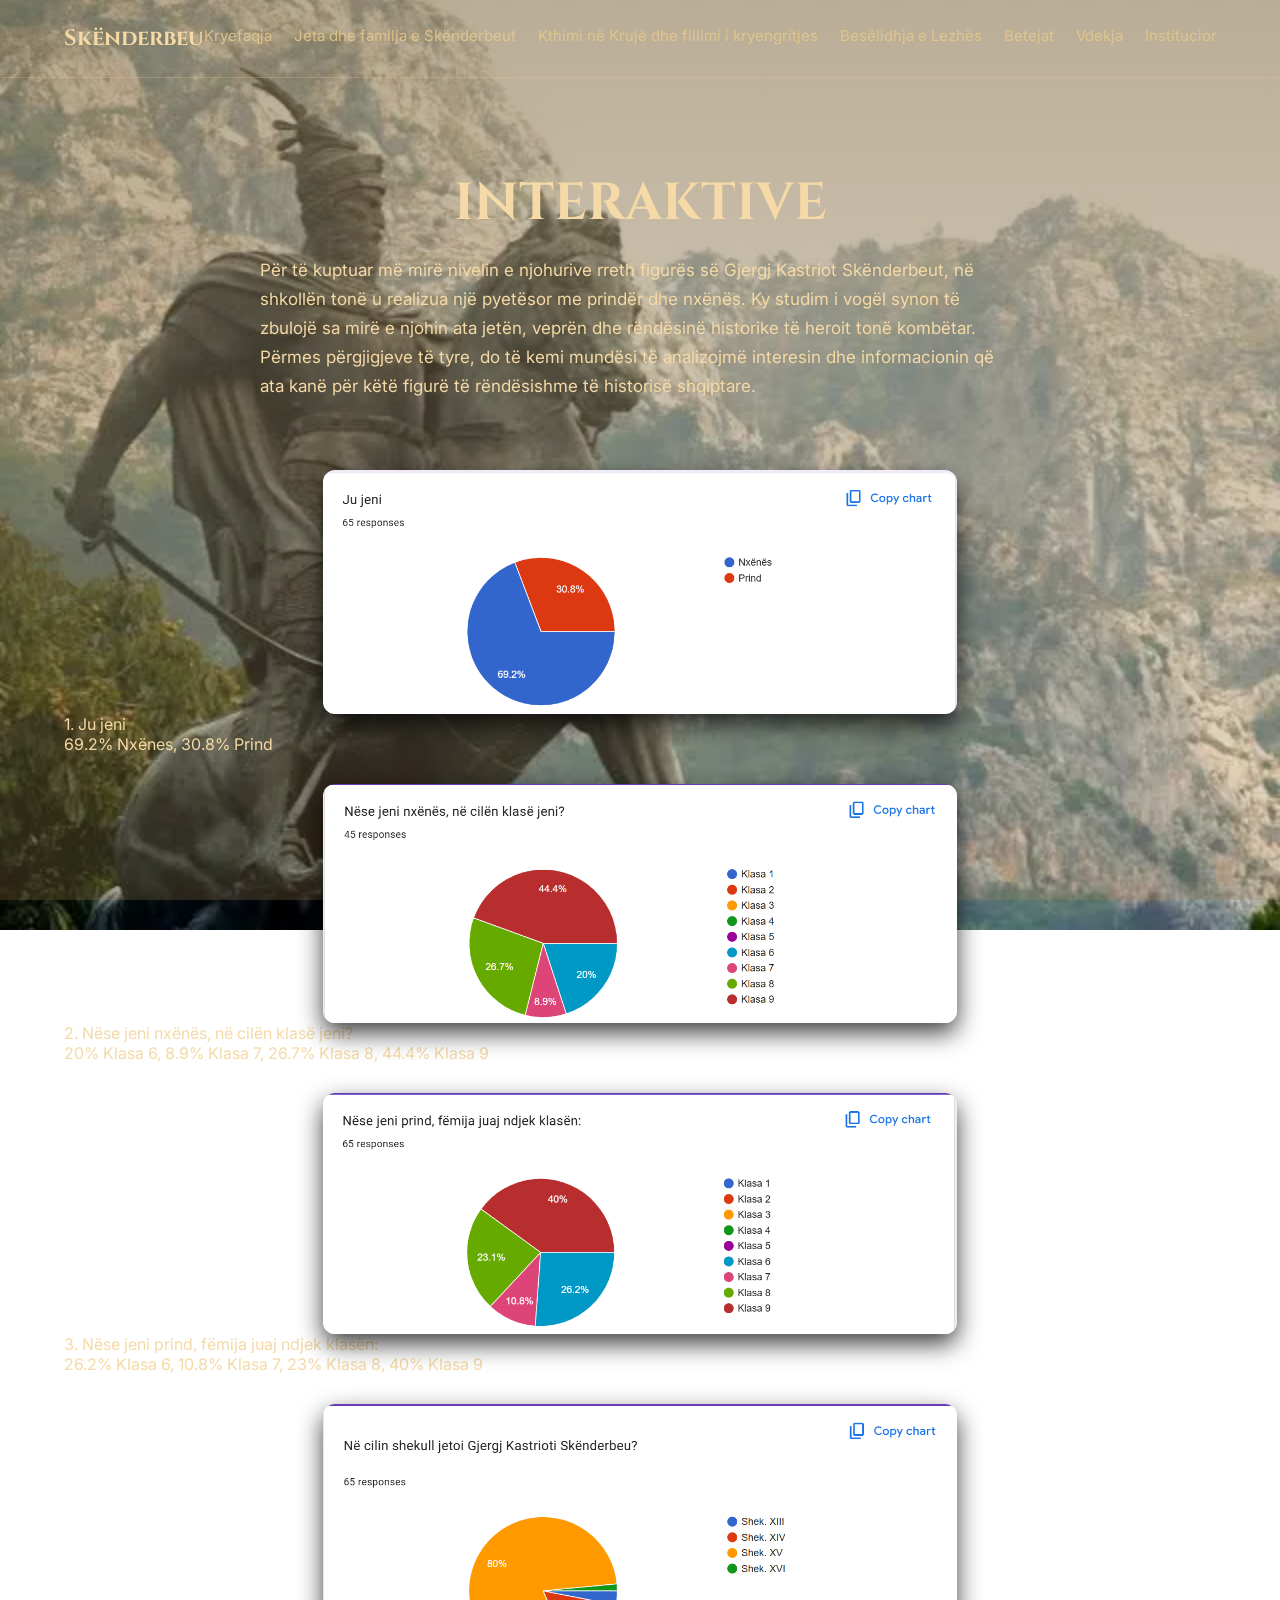
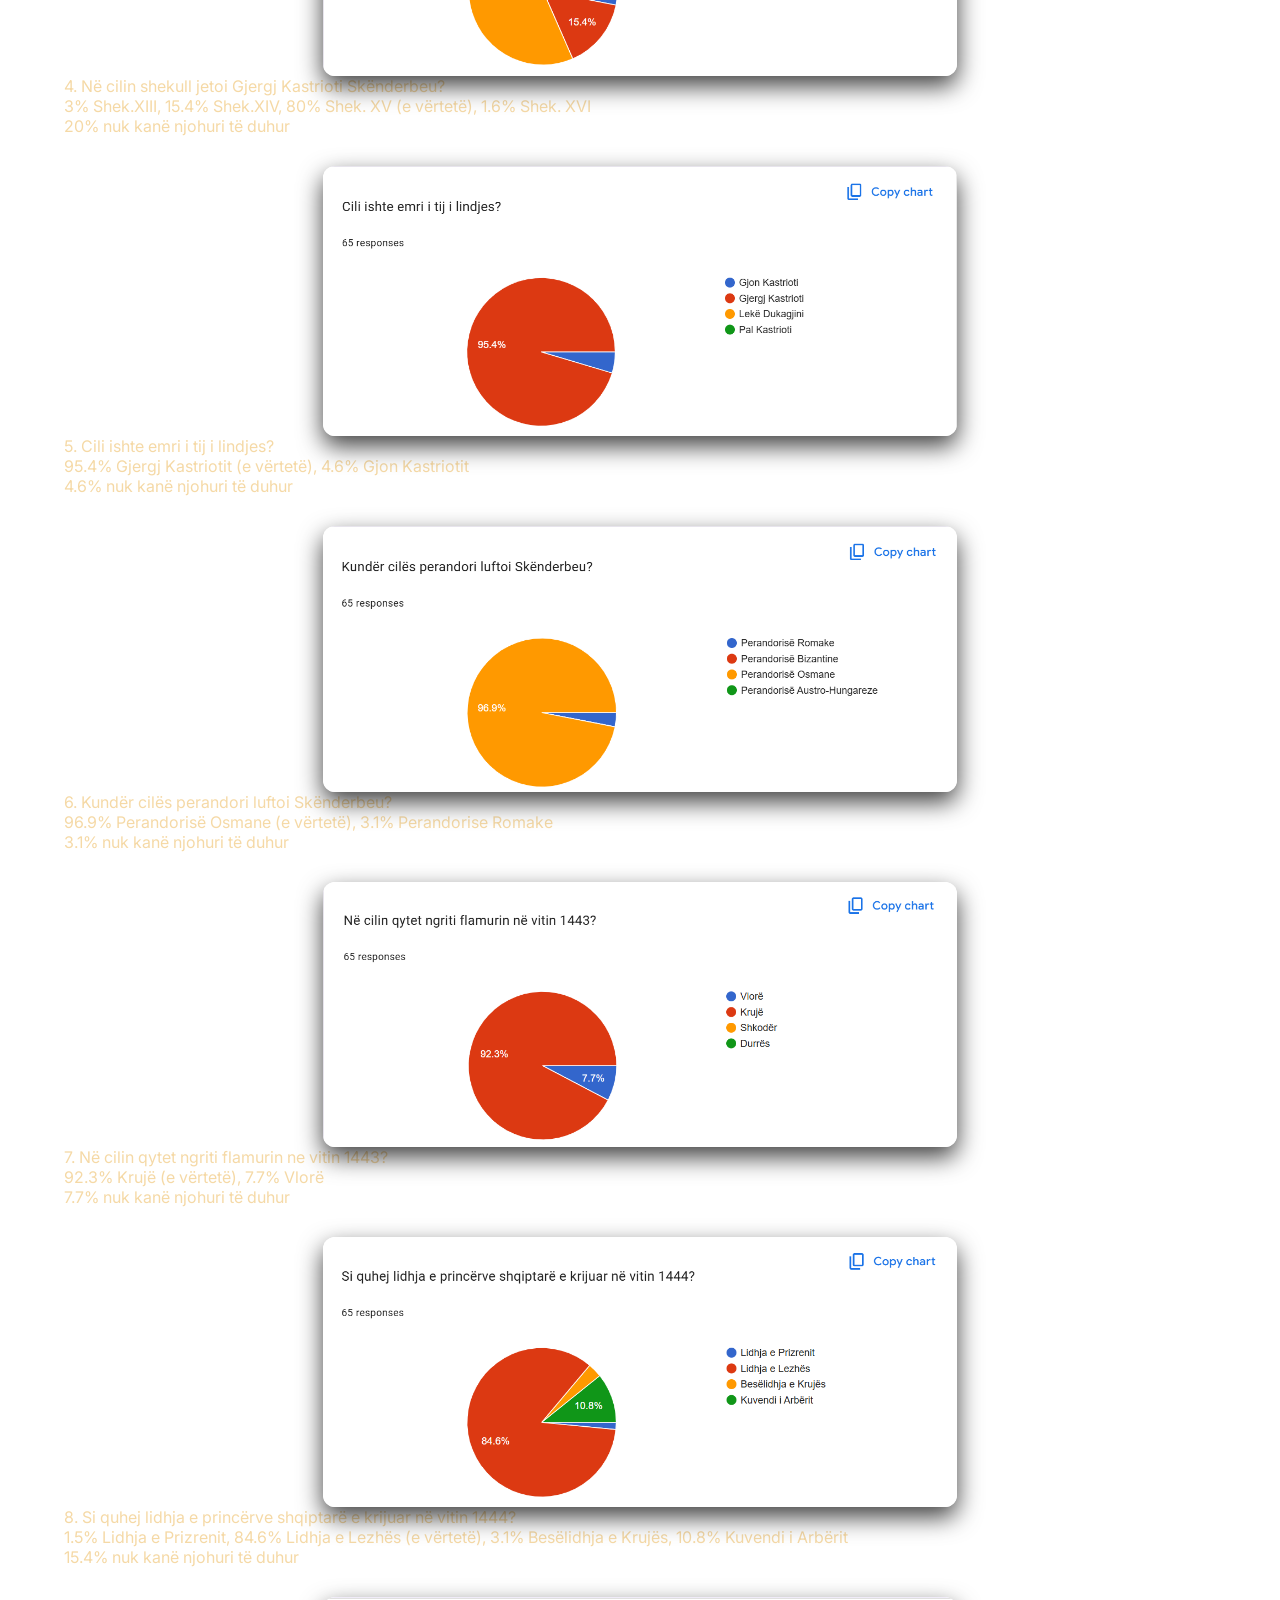
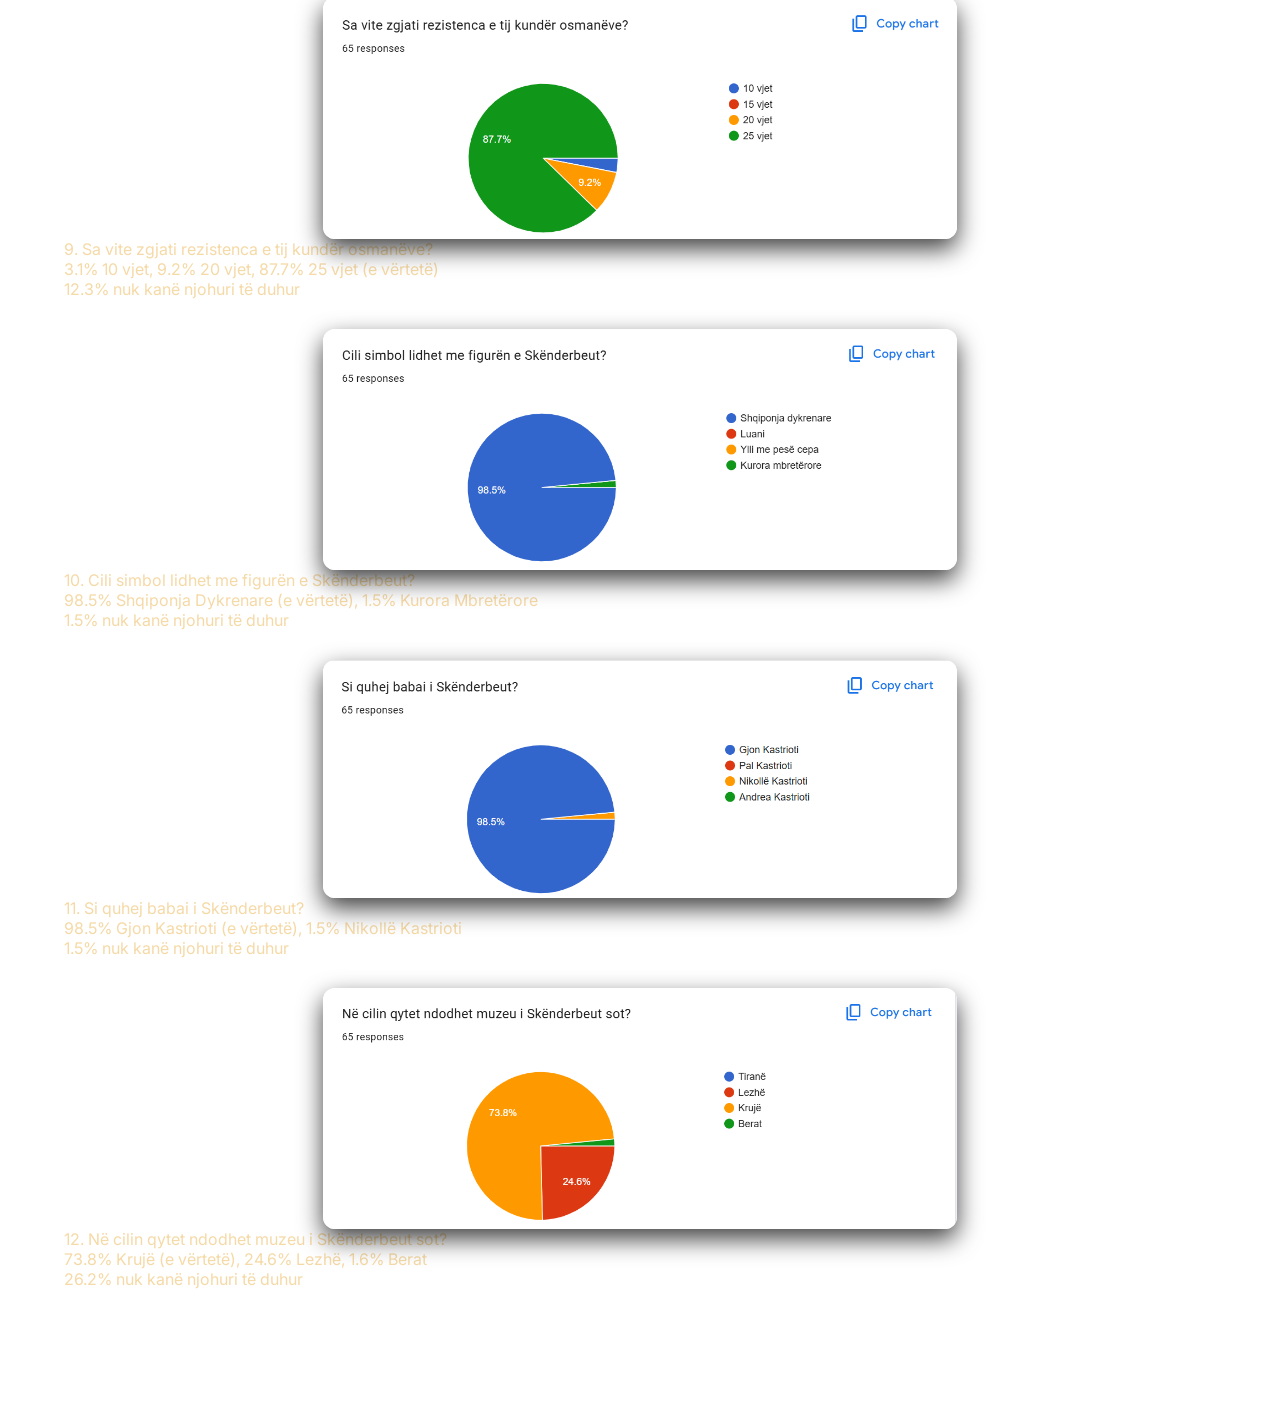
<file: rstkinter.html>
<!DOCTYPE html>
<html lang="sq">
<head>
  <meta charset="UTF-8" />
  <meta name="viewport" content="width=device-width, initial-scale=1.0" />
  <title>Skënderbeu</title>

  <!-- Fonts -->
  <link href="https://fonts.googleapis.com/css2?family=Cinzel:wght@500;700&family=Inter:wght@300;400;500&display=swap" rel="stylesheet">

  <style>
    * {
      margin: 0;
      padding: 0;
      box-sizing: border-box;
    }

    body {
        font-family: Inter, sans-serif;
        color: #f5d9a6;
        background:
            linear-gradient(rgba(134, 113, 74, 0.578), rgba(172, 133, 78, 0.244)),
            url("background.jpg");
        background-size: cover;
        background-position: center;
        background-attachment: fixed; /* ky ndryshim e mban fikse */
        background-repeat: no-repeat;
        min-height: 100vh;
    }


    /* ===== NAVBAR ===== */
    header {
      display: flex;
      justify-content: space-between;
      align-items: center;
      padding: 24px 64px;
      border-bottom: 1px solid rgba(255, 200, 140, 0.25);
    }

    .logo {
      font-family: Cinzel, serif;
      font-size: 22px;
      font-weight: 700;
      display: flex;
      align-items: center;
      gap: 10px;
    }

    nav {
      display: flex;
      gap: 28px;
    }

    nav a {
      text-decoration: none;
      color: #e8c98b;
      font-size: 15px;
      opacity: 0.85;
    }

    nav a:hover {
      opacity: 1;
    }

    /* ===== PAGE ===== */
    .cases-page {
      padding: 90px 64px 120px;
    }

    .cases-page img{
        background:linear-gradient(135deg,rgba(72, 61, 40, 0.658),rgba(11, 8, 4, 0.225));
    }

    .cases-header {
      max-width: 760px;
      margin: 0 auto 70px;
      text-align: center;
    }

    .cases-header h1 {
      font-family: Cinzel, serif;
      font-size: 52px;
      margin-bottom: 18px;
    }

    .cases-header p {
        text-align: left;
        line-height: 1.7;
        font-size: 17px;
        margin-bottom: 24px;
        }

    /* ===== GRID ===== */
    .cases-grid {
      display: grid;
      grid-template-columns: repeat(auto-fit, minmax(300px, 1fr));
      gap: 36px;
      max-width: 1200px;
      margin: 0 auto;
    }

    /* ===== CARD ===== */
    .case-card {
      background: rgba(32, 16, 8, 0.9);
      border: 1px solid rgba(255, 190, 120, 0.3);
      border-radius: 18px;
      padding: 32px;
      transition: transform 0.25s ease, border-color 0.25s ease;
    }

    .case-card:hover {
      transform: translateY(-6px);
      border-color: rgba(255, 190, 120, 0.6);
    }

    .case-tag {
      font-size: 12px;
      letter-spacing: 1px;
      text-transform: uppercase;
      color: #f2c87c;
      margin-bottom: 12px;
      display: inline-block;
    }

    .case-card h3 {
      font-family: Cinzel, serif;
      font-size: 22px;
      margin-bottom: 14px;
    }

    .case-card p {
      font-size: 15px;
      line-height: 1.65;
      opacity: 0.85;
      margin-bottom: 22px;
    }

    .case-card span {
      font-size: 14px;
      font-weight: 500;
      color: #f2c87c;
    }
    .chart-wrapper {
  display: flex;
  justify-content: center;
  align-items: center;
  margin-top: 30px;        /* e bën më të largët nga teksti */
}

.chart-wrapper img {
  width: 55%;              /* e bën më të vogël */
  max-width: 700px;        /* nuk e bën shumë të madhe në desktop */
  filter: brightness(1); /* e errëson imazhin */
  border-radius: 12px;     /* e bën më bukur */
  box-shadow: 0 10px 25px rgba(0, 0, 0, 0.749);
}


    /* ===== RESPONSIVE ===== */
    @media (max-width: 1024px) {
  .cases-page {
    padding: 70px 28px 100px;
  }
}

@media (max-width: 768px) {

  header {
    flex-direction: column;
    align-items: flex-start;
    gap: 10px;
    padding: 16px 20px;
  }

  body {
    background-size: cover;
    background-position: center top;
    background-attachment: scroll;
  }

  .cases-page {
    padding: 60px 20px 90px;
  }

  .cases-header h1 {
    font-size: 36px;
  }

}
nav {
  display: flex;
  gap: 22px;
  overflow-x: auto;
  white-space: nowrap;
  width: 100%;
  padding-bottom: 6px;
}

nav::-webkit-scrollbar {
  display: none;
}

nav a {
  flex: 0 0 auto;
}
  </style>
</head>

<body>

  <!-- NAVBAR -->
  <header>
    <div class="logo">Skënderbeu</div>
    <nav>
    <a href="index.html">Kryefaqja</a>
    <a href="jeta.html">Jeta dhe familja e Skënderbeut</a>
    <a href="kthimi.html">Kthimi në Krujë dhe fillimi i kryengritjes</a>
    <a href="beselidhja.html">Besëlidhja e Lezhës</a>
    <a href="betejat.html">Betejat</a>
    <a href="vdekja.html">Vdekja</a>
    <a href="institucionet.html">Institucionet</a>
    <a href="bibliografia.html">Bibliografia</a>
    <a href="rstkinter.html">Interaktive</a>
    <a href="rstk.html">Multimedia</a>
    <a href="njtprgj.html">Libri Digjital</a>
    </nav>
  </header>

  <!-- PAGE CONTENT -->
  <section class="cases-page">

    <div class="cases-header">
      <h1>INTERAKTIVE</h1>
      <p>
        Për të kuptuar më mirë nivelin e njohurive rreth figurës së Gjergj Kastriot Skënderbeut, në shkollën tonë u realizua një pyetësor me prindër dhe nxënës. Ky studim i vogël synon të zbulojë sa mirë e njohin ata jetën, veprën dhe rëndësinë historike të heroit tonë kombëtar. Përmes përgjigjeve të tyre, do të kemi mundësi të analizojmë interesin dhe informacionin që ata kanë për këtë figurë të rëndësishme të historisë shqiptare.
      </p>
    </div>
    <div class="chart-wrapper">
        <img src="imazhe pyetsor/pytje1.png" alt="">
    </div>
    <p>1. Ju jeni <br>
    69.2% Nxënes, 30.8% Prind</p>
    <div class="chart-wrapper">
        <img src="imazhe pyetsor/pytje2.png" alt="">
    </div>
    <p>2. Nëse jeni nxënës, në cilën klasë jeni? <br>
    20% Klasa 6, 8.9% Klasa 7, 26.7% Klasa 8, 44.4% Klasa 9</p>
    <div class="chart-wrapper">
        <img src="imazhe pyetsor/pytje3.png" alt="">
    </div>
        <p>3. Nëse jeni prind, fëmija juaj ndjek klasën: <br>
    26.2% Klasa 6, 10.8% Klasa 7, 23% Klasa 8, 40% Klasa 9</p>
    <div class="chart-wrapper">
        <img src="imazhe pyetsor/pytje4.png" alt="">
    </div>
    <p>4. Në cilin shekull jetoi Gjergj Kastrioti Skënderbeu?<br>
      3% Shek.XIII, 15.4% Shek.XIV, 80% Shek. XV (e vërtetë), 1.6% Shek. XVI <br>
      20% nuk kanë njohuri të duhur
    </p>
 

    <div class="chart-wrapper">
        <img src="imazhe pyetsor/pytje5.png" alt="">
    </div>
    <p>5. Cili ishte emri i tij i lindjes? <br>
    95.4% Gjergj Kastriotit (e vërtetë), 4.6% Gjon Kastriotit <br>
    4.6% nuk kanë njohuri të duhur</p>
    <div class="chart-wrapper">
        <img src="imazhe pyetsor/pytje6.png" alt="">
    </div>
      <p>6. Kundër cilës perandori luftoi Skënderbeu? <br>
      96.9% Perandorisë Osmane (e vërtetë), 3.1% Perandorise Romake <br>
      3.1% nuk kanë njohuri të duhur</p>
    <div class="chart-wrapper">
        <img src="imazhe pyetsor/pytje7.png" alt="">
    </div>
    <p>7. Në cilin qytet ngriti flamurin ne vitin 1443? <br>
    92.3% Krujë (e vërtetë), 7.7% Vlorë<br>
  7.7% nuk kanë njohuri të duhur</p>
    <div class="chart-wrapper">
        <img src="imazhe pyetsor/pytje8.png" alt="">
    </div>
    <p>8. Si quhej lidhja e princërve shqiptarë e krijuar në vitin 1444? <br>
    1.5% Lidhja e Prizrenit, 84.6% Lidhja e Lezhës (e vërtetë), 3.1% Besëlidhja e Krujës, 10.8% Kuvendi i Arbërit <br>
   15.4% nuk kanë njohuri të duhur</p>
    <div class="chart-wrapper">
        <img src="imazhe pyetsor/pytje9.png" alt="">
    </div>
    <p>9. Sa vite zgjati rezistenca e tij kundër osmanëve? <br>
    3.1% 10 vjet, 9.2% 20 vjet, 87.7% 25 vjet (e vërtetë) <br>
  12.3% nuk kanë njohuri të duhur </p>
    <div class="chart-wrapper">
        <img src="imazhe pyetsor/pytje10.png" alt="">
    </div>
    <p>10. Cili simbol lidhet me figurën e Skënderbeut?<br>
    98.5% Shqiponja Dykrenare (e vërtetë), 1.5% Kurora Mbretërore <br>
  1.5% nuk kanë njohuri të duhur</p>
    <div class="chart-wrapper">
        <img src="imazhe pyetsor/pytje11.png" alt="">
    </div>
    <p>11. Si quhej babai i Skënderbeut?<br>
            98.5% Gjon Kastrioti (e vërtetë), 1.5% Nikollë Kastrioti <br>
          1.5% nuk kanë njohuri të duhur</p>
      <div class="chart-wrapper">
        <img src="imazhe pyetsor/pytje12.png" alt="">
    </div>
    <p>12. Në cilin qytet ndodhet muzeu i Skënderbeut sot?<br>
    73.8% Krujë (e vërtetë), 24.6% Lezhë, 1.6% Berat <br>
   26.2% nuk kanë njohuri të duhur</p>
    
  </section>

</body>
</html>
</file>
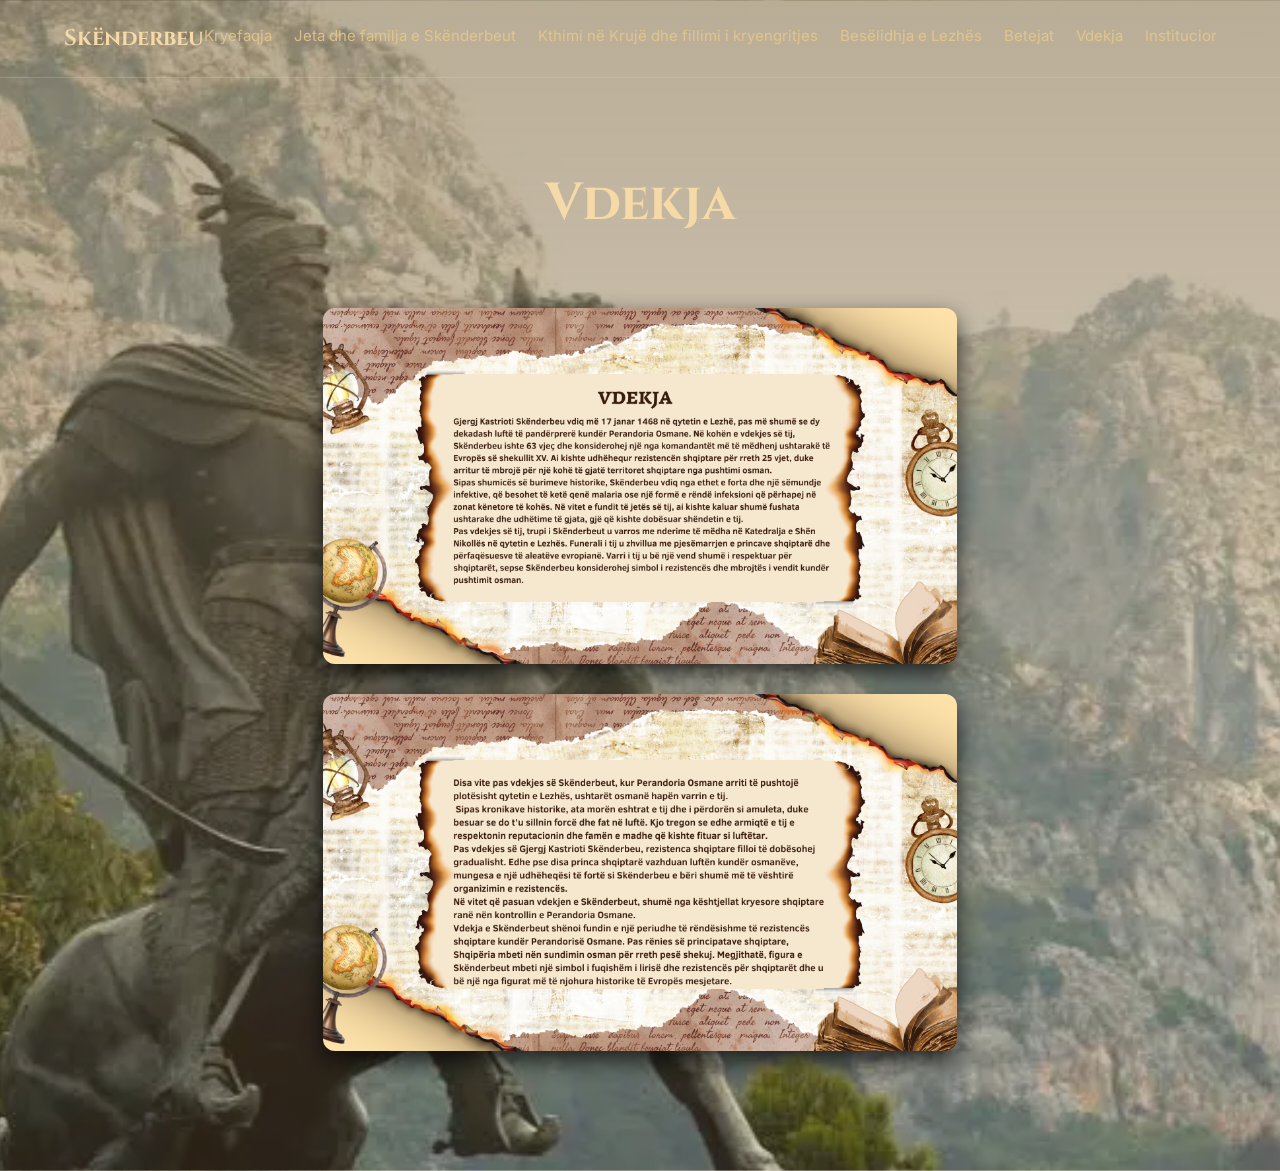
<file: vdekja.html>
<!DOCTYPE html>
<html lang="sq">
<head>
  <meta charset="UTF-8" />
  <meta name="viewport" content="width=device-width, initial-scale=1.0" />
  <title>Vdekja</title>

  <!-- Fonts -->
  <link href="https://fonts.googleapis.com/css2?family=Cinzel:wght@500;700&family=Inter:wght@300;400;500&display=swap" rel="stylesheet">

  <style>
    * {
      margin: 0;
      padding: 0;
      box-sizing: border-box;
    }

    body {
      font-family: Inter, sans-serif;
      color: #f5d9a6;
        background:
          linear-gradient(rgba(134, 113, 74, 0.578), rgba(172, 133, 78, 0.244)),
          url("background.jpg");

      background-size: cover;
      background-position: center;
      min-height: 100vh;
    }

    /* ===== NAVBAR ===== */
    header {
      display: flex;
      justify-content: space-between;
      align-items: center;
      padding: 24px 64px;
      border-bottom: 1px solid rgba(255, 200, 140, 0.25);
    }

    .logo {
      font-family: Cinzel, serif;
      font-size: 22px;
      font-weight: 700;
      display: flex;
      align-items: center;
      gap: 10px;
    }

    nav {
      display: flex;
      gap: 28px;
    }

    nav a {
      text-decoration: none;
      color: #e8c98b;
      font-size: 15px;
      opacity: 0.85;
    }

    nav a:hover {
      opacity: 1;
    }

    /* ===== PAGE ===== */
    .cases-page {
      padding: 90px 64px 120px;
    }

    .cases-header {
      max-width: 760px;
      margin: 0 auto 70px;
      text-align: center;
    }

    .cases-header h1 {
      font-family: Cinzel, serif;
      font-size: 52px;
      margin-bottom: 18px;
    }

    .cases-header p {
      font-size: 17px;
      line-height: 1.7;
      opacity: 0.85;
    }

    /* ===== GRID ===== */
    .cases-grid {
      display: grid;
      grid-template-columns: repeat(auto-fit, minmax(300px, 1fr));
      gap: 36px;
      max-width: 1200px;
      margin: 0 auto;
    }

    /* ===== CARD ===== */
    .case-card {
      background: rgba(32, 16, 8, 0.9);
      border: 1px solid rgba(255, 190, 120, 0.3);
      border-radius: 18px;
      padding: 32px;
      transition: transform 0.25s ease, border-color 0.25s ease;
    }

    .case-card:hover {
      transform: translateY(-6px);
      border-color: rgba(255, 190, 120, 0.6);
    }

    .case-tag {
      font-size: 12px;
      letter-spacing: 1px;
      text-transform: uppercase;
      color: #f2c87c;
      margin-bottom: 12px;
      display: inline-block;
    }

    .case-card h3 {
      font-family: Cinzel, serif;
      font-size: 22px;
      margin-bottom: 14px;
    }

    .case-card p {
      font-size: 15px;
      line-height: 1.65;
      opacity: 0.85;
      margin-bottom: 22px;
    }

    .case-card span {
      font-size: 14px;
      font-weight: 500;
      color: #f2c87c;
    }

    /* ===== VIDEO SECTION ===== */
.video-section {
  max-width: 800px;
  margin: 0 auto;
  display: flex;
  flex-direction: column;
  gap: 50px;
  align-items: center;
}

.video-box {
  width: 50%;
  background: rgba(32, 16, 8, 0.85);
  border: 1px solid rgba(255, 190, 120, 0.35);
  border-radius: 18px;
  padding: 18px;
  box-shadow: 0 20px 40px rgba(0, 0, 0, 0.45);
}

.video-box video {
  width: 100%;
  border-radius: 14px;
}

.video-caption {
  margin-top: 14px;
  font-size: 14px;
  color: #f2c87c;
  text-align: center;
  opacity: 0.85;
}


    /* ===== RESPONSIVE ===== */
    @media (max-width: 768px) {

  header {
    flex-direction: column;
    align-items: flex-start;
    gap: 10px;
    padding: 16px 20px;
  }

  body {
    background-size: cover;
    background-position: center top;
    background-attachment: scroll;
  }

  .cases-page {
    padding: 60px 20px 90px;
  }

  .cases-header h1 {
    font-size: 36px;
  }

}
nav {
  display: flex;
  gap: 22px;
  overflow-x: auto;
  white-space: nowrap;
  width: 100%;
  padding-bottom: 6px;
}

nav::-webkit-scrollbar {
  display: none;
}

nav a {
  flex: 0 0 auto;
}
.chart-wrapper {
  display: flex;
  justify-content: center;
  align-items: center;
  margin-top: 30px;        /* e bën më të largët nga teksti */
}

.chart-wrapper img {
  width: 55%;              /* e bën më të vogël */
  max-width: 700px;        /* nuk e bën shumë të madhe në desktop */
  filter: brightness(1); /* e errëson imazhin */
  border-radius: 12px;     /* e bën më bukur */
  box-shadow: 0 10px 25px rgba(0, 0, 0, 0.749);
}
  </style>
</head>

<body>

  <!-- NAVBAR -->
  <header>
    <div class="logo">Skënderbeu</div>
    <nav>
    <a href="index.html">Kryefaqja</a>
    <a href="jeta.html">Jeta dhe familja e Skënderbeut</a>
    <a href="kthimi.html">Kthimi në Krujë dhe fillimi i kryengritjes</a>
    <a href="beselidhja.html">Besëlidhja e Lezhës</a>
    <a href="betejat.html">Betejat</a>
    <a href="vdekja.html">Vdekja</a>
    <a href="institucionet.html">Institucionet</a>
    <a href="bibliografia.html">Bibliografia</a>
    <a href="rstkinter.html">Interaktive</a>
    <a href="rstk.html">Multimedia</a>
    <a href="njtprgj.html">Libri Digjital</a>
    </nav>
  </header>

  <!-- PAGE CONTENT -->
  <section class="cases-page">
    <div class="cases-header">
      <h1>Vdekja</h1>
    </div>
    <div class="chart-wrapper">
      <img src="vdekja imazhe/66.png" alt="">
    </div>
    <div class="chart-wrapper">
      <img src="vdekja imazhe/67.png" alt="">
    </div>
  </div>


</div>


    
  </section>

</body>
</html>
</file>
<file: style.css>
*{margin:0;padding:0;box-sizing:border-box}
body {
  font-family: Inter, sans-serif;
  color: #f5d9a6;

  background:
    linear-gradient(rgba(134, 113, 74, 0.578), rgba(172, 133, 78, 0.244)),
    url("background.jpg");

  background-size: cover;
  background-position: center;
  background-repeat: no-repeat;
  background-attachment: fixed;

  min-height: 100vh;
}

header{
    display:flex;
    align-items:center;
    justify-content:space-between;
    padding:24px 64px;
    border-bottom:1px solid rgba(255,215,150,.2)
}
.logo{
    display:flex;
    align-items:center;
    gap:12px;
    font-family:Cinzel,serif;
    font-size:22px;
    font-weight:700
}
nav{
    display:flex;
    gap:32px;
    font-size:15px
}
nav a{
    text-decoration:none;
    color:#e8c98b;
    opacity:.85
}
nav a:hover{opacity:1}
.hero{
    display:flex;
    flex-direction:column;
    align-items:center;
    justify-content:center;
    text-align:center;
    padding:50px 24px
}
.hero h1{
    font-family:Cinzel,serif;
    font-size:64px;
    font-weight:700;
    margin-bottom:24px
}
.hero p{
    font-size:28px;
    max-width:800px;
    margin-bottom:40px;
    opacity:.9
}
.hero button{
    background:linear-gradient(135deg,rgb(#dcbd60),rgb(#dcbd60));
    border:none;
    border-radius:12px;
    padding:14px 36px;
    font-size:20px;
    font-weight:500;
    color:#000000;
    cursor:pointer
}
.hero button:hover{opacity:.9}
.container {
  max-width: 800px;     /* kontrollon gjerësinë */
  margin: 0 auto;       /* e vendos në qendër */
}

.container p {
  text-align: left;     /* tekst majtas */
  line-height: 1.7;
  font-size: 17px;
  margin-bottom: 24px;
}
@media (max-width: 768px) {

  header {
    flex-direction: column;
    align-items: flex-start;
    gap: 10px;
    padding: 16px 20px;
  }

  body {
    background-size: cover;
    background-position: center top;
    background-attachment: scroll;
  }

  .cases-page {
    padding: 60px 20px 90px;
  }

  .cases-header h1 {
    font-size: 36px;
  }

}
nav {
  display: flex;
  gap: 22px;
  overflow-x: auto;
  white-space: nowrap;
  width: 100%;
  padding-bottom: 6px;
}

nav::-webkit-scrollbar {
  display: none;
}

nav a {
  flex: 0 0 auto;
}

@media (max-width: 480px) {

  header{
    flex-direction:column;
    gap: 12px;
    align-items:flex-start;
  }

  nav{
    flex-wrap: wrap;
    gap: 10px;
  }

  .logo{
    font-size: 20px;
  }

  .hero{
    padding: 40px 16px;
  }

  .hero h1{
    font-size: 36px;
  }

  .hero p{
    font-size: 16px;
    margin-bottom: 30px;
  }

  .hero button{
    width: 100%;
    max-width: 260px;
  }
  
}
</file>
